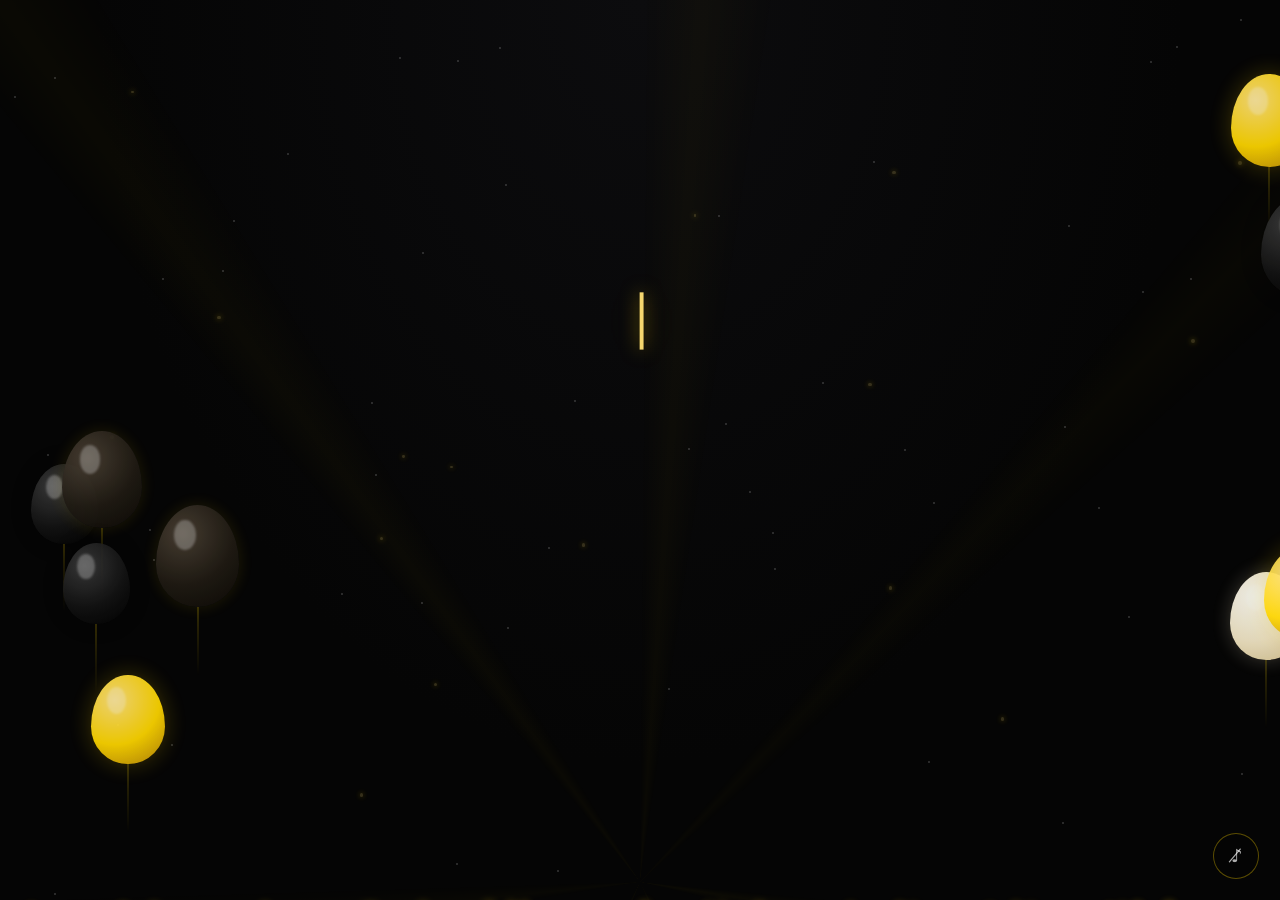
<file: index.html>
<!DOCTYPE html>
<html lang="en">
<head>
<meta charset="UTF-8">
<meta name="viewport" content="width=device-width, initial-scale=1.0">
<title>Happy Birthday, Bunny</title>
<meta name="description" content="A personal birthday surprise for Bunny.">
<link rel="stylesheet" href="style.css">
</head>
<body data-particle-density="rich">

  <!-- The entire background atmosphere lives inside this wrapper so it
       can fade in together as one "the website is awakening" moment,
       instead of snapping in instantly. Populated by script.js. -->
  <div id="welcome-atmosphere">
    <div id="bg-light-rays" class="bg-light-rays" aria-hidden="true"></div>
    <div id="bg-particles" class="bg-particles" aria-hidden="true"></div>
    <div id="bg-light-orbs" class="bg-light-orbs" aria-hidden="true"></div>
    <div id="bg-balloons" class="bg-balloons" aria-hidden="true"></div>
    <div id="bg-hearts" class="bg-hearts" aria-hidden="true"></div>
  </div>

  <!-- Soft ambient glow behind the hero content, fades in mid-sequence -->
  <div class="hero-glow" aria-hidden="true"></div>

  <main class="page">
    <div class="content">
      <p class="eyebrow" id="eyebrow-line">A Gift From Your Little Angel &#10024;</p>

      <h1 class="hero-title glow-text">
        <span id="typed-heading"></span><span class="typing-cursor" id="heading-cursor">|</span>
      </h1>

      <p class="hero-subtitle" id="typed-subtitle" aria-live="polite"></p>
      <p class="hero-subtitle-2" id="subtitle-two">And this time, I want you to discover it yourself.</p>

      <!-- Live countdown to 9 September -->
      <div id="countdown-wrap">
        <div class="countdown" id="countdown" role="timer" aria-label="Countdown to Bunny's birthday">
          <div class="countdown-unit">
            <span class="countdown-number" id="cd-days">00</span>
            <span class="countdown-label">Days</span>
          </div>
          <div class="countdown-unit">
            <span class="countdown-number" id="cd-hours">00</span>
            <span class="countdown-label">Hours</span>
          </div>
          <div class="countdown-unit">
            <span class="countdown-number" id="cd-minutes">00</span>
            <span class="countdown-label">Minutes</span>
          </div>
          <div class="countdown-unit">
            <span class="countdown-number" id="cd-seconds">00</span>
            <span class="countdown-label">Seconds</span>
          </div>
        </div>
      </div>

      <a href="wish.html" class="btn-gold enter-btn" id="enter-btn" style="opacity:0; pointer-events:none;">
        &#10024; Enter Your Surprise
      </a>
    </div>
  </main>

  <!-- script.js contains both the shared helpers used on every page
       AND this welcome page's own logic (the full entrance sequence
       and countdown) -->
  <script src="script.js"></script>
</body>
</html>
</file>
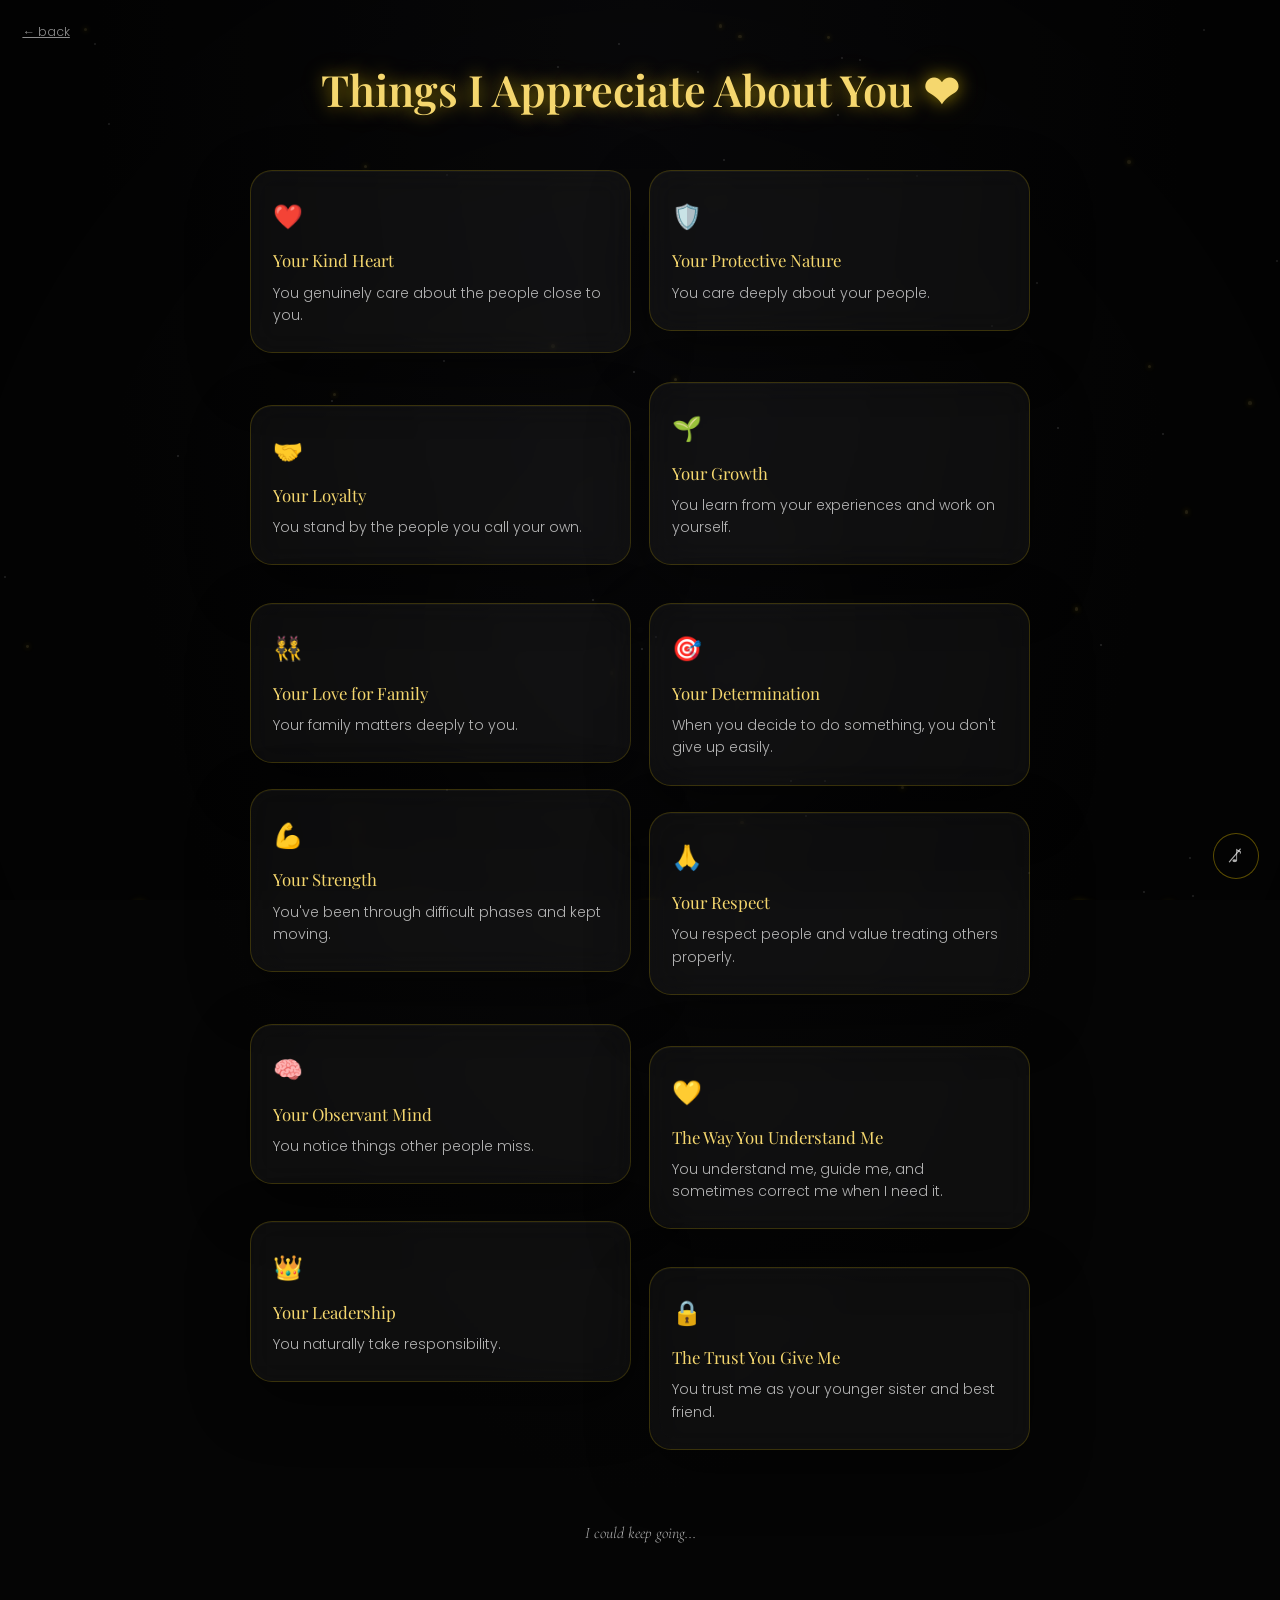
<file: appreciation.html>
<!DOCTYPE html>
<html lang="en">
<head>
<meta charset="UTF-8">
<meta name="viewport" content="width=device-width, initial-scale=1.0">
<title>Things I Appreciate About You — Bunny's Birthday</title>
<link rel="stylesheet" href="style.css">
<link rel="stylesheet" href="appreciation.css">
</head>
<body data-particle-density="rich">

  <div id="bg-particles" class="bg-particles" aria-hidden="true"></div>
  <div id="bg-hearts" class="bg-hearts" aria-hidden="true"></div>
  <div id="bg-light-orbs" class="bg-light-orbs" aria-hidden="true"></div>

  <a href="gallery.html" class="back-nav">&larr; back</a>

  <main class="page">
    <div class="content">
      <h1 class="appreciation-heading glow-text">Things I Appreciate About You &#10084;</h1>

      <div class="appreciation-grid">
        <div class="glass-card appreciation-card reveal-on-scroll">
          <span class="appreciation-icon">&#10084;&#65039;</span>
          <span class="appreciation-title">Your Kind Heart</span>
          <p class="appreciation-text">You genuinely care about the people close to you.</p>
        </div>
        <div class="glass-card appreciation-card reveal-on-scroll">
          <span class="appreciation-icon">&#129309;</span>
          <span class="appreciation-title">Your Loyalty</span>
          <p class="appreciation-text">You stand by the people you call your own.</p>
        </div>
        <div class="glass-card appreciation-card reveal-on-scroll">
          <span class="appreciation-icon">&#128111;</span>
          <span class="appreciation-title">Your Love for Family</span>
          <p class="appreciation-text">Your family matters deeply to you.</p>
        </div>
        <div class="glass-card appreciation-card reveal-on-scroll">
          <span class="appreciation-icon">&#128170;</span>
          <span class="appreciation-title">Your Strength</span>
          <p class="appreciation-text">You've been through difficult phases and kept moving.</p>
        </div>
        <div class="glass-card appreciation-card reveal-on-scroll">
          <span class="appreciation-icon">&#129504;</span>
          <span class="appreciation-title">Your Observant Mind</span>
          <p class="appreciation-text">You notice things other people miss.</p>
        </div>
        <div class="glass-card appreciation-card reveal-on-scroll">
          <span class="appreciation-icon">&#128081;</span>
          <span class="appreciation-title">Your Leadership</span>
          <p class="appreciation-text">You naturally take responsibility.</p>
        </div>
        <div class="glass-card appreciation-card reveal-on-scroll">
          <span class="appreciation-icon">&#128737;&#65039;</span>
          <span class="appreciation-title">Your Protective Nature</span>
          <p class="appreciation-text">You care deeply about your people.</p>
        </div>
        <div class="glass-card appreciation-card reveal-on-scroll">
          <span class="appreciation-icon">&#127793;</span>
          <span class="appreciation-title">Your Growth</span>
          <p class="appreciation-text">You learn from your experiences and work on yourself.</p>
        </div>
        <div class="glass-card appreciation-card reveal-on-scroll">
          <span class="appreciation-icon">&#127919;</span>
          <span class="appreciation-title">Your Determination</span>
          <p class="appreciation-text">When you decide to do something, you don't give up easily.</p>
        </div>
        <div class="glass-card appreciation-card reveal-on-scroll">
          <span class="appreciation-icon">&#128591;</span>
          <span class="appreciation-title">Your Respect</span>
          <p class="appreciation-text">You respect people and value treating others properly.</p>
        </div>
        <div class="glass-card appreciation-card reveal-on-scroll">
          <span class="appreciation-icon">&#128155;</span>
          <span class="appreciation-title">The Way You Understand Me</span>
          <p class="appreciation-text">You understand me, guide me, and sometimes correct me when I need it.</p>
        </div>
        <div class="glass-card appreciation-card reveal-on-scroll">
          <span class="appreciation-icon">&#128274;</span>
          <span class="appreciation-title">The Trust You Give Me</span>
          <p class="appreciation-text">You trust me as your younger sister and best friend.</p>
        </div>
      </div>

      <div class="appreciation-footer" id="appreciation-footer">
        <p id="footer-line-1">I could keep going...</p>
        <p id="footer-line-2">...but I think you already know how much you mean to me. &#10084;</p>
        <p id="footer-line-3">There's one last message...</p>
        <a href="hidden-message.html" class="btn-gold" id="appreciation-next">There's One More Thing <span aria-hidden="true">&rarr;</span></a>
      </div>
    </div>

    <div class="appreciation-dim" id="appreciation-dim" aria-hidden="true"></div>
  </main>

  <script src="script.js"></script>
  <script src="appreciation.js"></script>
</body>
</html>
</file>
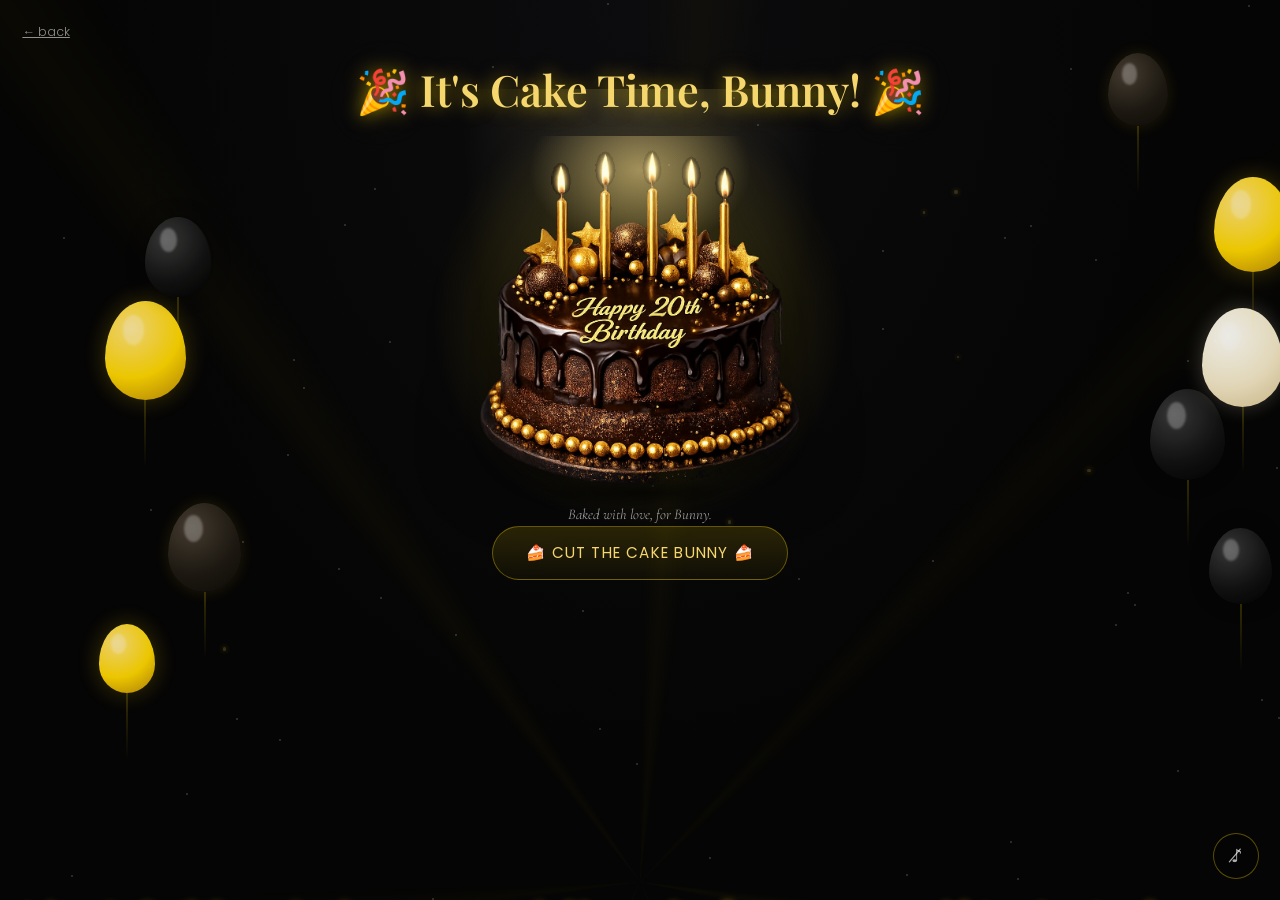
<file: cake.html>
<!DOCTYPE html>
<html lang="en">
<head>
<meta charset="UTF-8">
<meta name="viewport" content="width=device-width, initial-scale=1.0">
<title>It's Cake Time, Bunny! — Bunny's Birthday</title>
<link rel="stylesheet" href="style.css">
<link rel="stylesheet" href="cake.css">
</head>
<body data-particle-density="rich">

  <div id="bg-light-rays" class="bg-light-rays" aria-hidden="true"></div>
  <div id="bg-particles" class="bg-particles" aria-hidden="true"></div>
  <div id="bg-light-orbs" class="bg-light-orbs" aria-hidden="true"></div>
  <div id="bg-balloons" class="bg-balloons" aria-hidden="true"></div>
  <div id="bg-hearts" class="bg-hearts" aria-hidden="true"></div>
  <div id="confetti-layer" class="confetti-layer" aria-hidden="true"></div>

  <a href="facts.html" class="back-nav">&larr; back</a>

  <main class="page">
    <div class="content">
      <h1 class="cake-heading glow-text">&#127881; It's Cake Time, Bunny! &#127881;</h1>

      <!--
        CAKE IMAGE:
        This is your exact uploaded cake image (images/cake.png), used
        directly and unmodified as the cake — only its black background
        has been made transparent (pixel-for-pixel identical otherwise)
        so it blends into the page. The cake's own pixels are untouched.
      -->
      <div class="cake-stage" id="cake-stage">
        <div class="cake-ambient-glow" aria-hidden="true"></div>
        <div class="cake-spotlight" aria-hidden="true"></div>
        <div class="cake-flash" id="cake-flash"></div>

        <div class="cake" id="cake">
          <img class="cake-image" src="images/cake.png" alt="Bunny's birthday cake — rich chocolate cake with gold candles, gold pearls and stars">
          <div class="cake-candle-glow" aria-hidden="true"></div>
        </div>

        <div class="cake-shadow" aria-hidden="true"></div>
      </div>

      <p class="cake-caption">Baked with love, for Bunny.</p>

      <button type="button" class="btn-gold" id="cut-btn">&#127856; Cut the Cake Bunny &#127856;</button>

      <div class="cake-message" id="cake-message" aria-live="polite">
        <p id="msg-wish">&#10024; Make a Wish...</p>
        <p id="msg-wish-line">May every dream in your heart come true.</p>
        <p id="msg-final" class="cake-final">Happy Birthday, Bunny! &#127881;</p>
      </div>

      <a href="gallery.html" class="btn-gold" id="cake-next">Let's Look at Some Memories <span aria-hidden="true">&rarr;</span></a>
    </div>
  </main>

  <script src="script.js"></script>
  <script src="cake.js"></script>
</body>
</html>
</file>
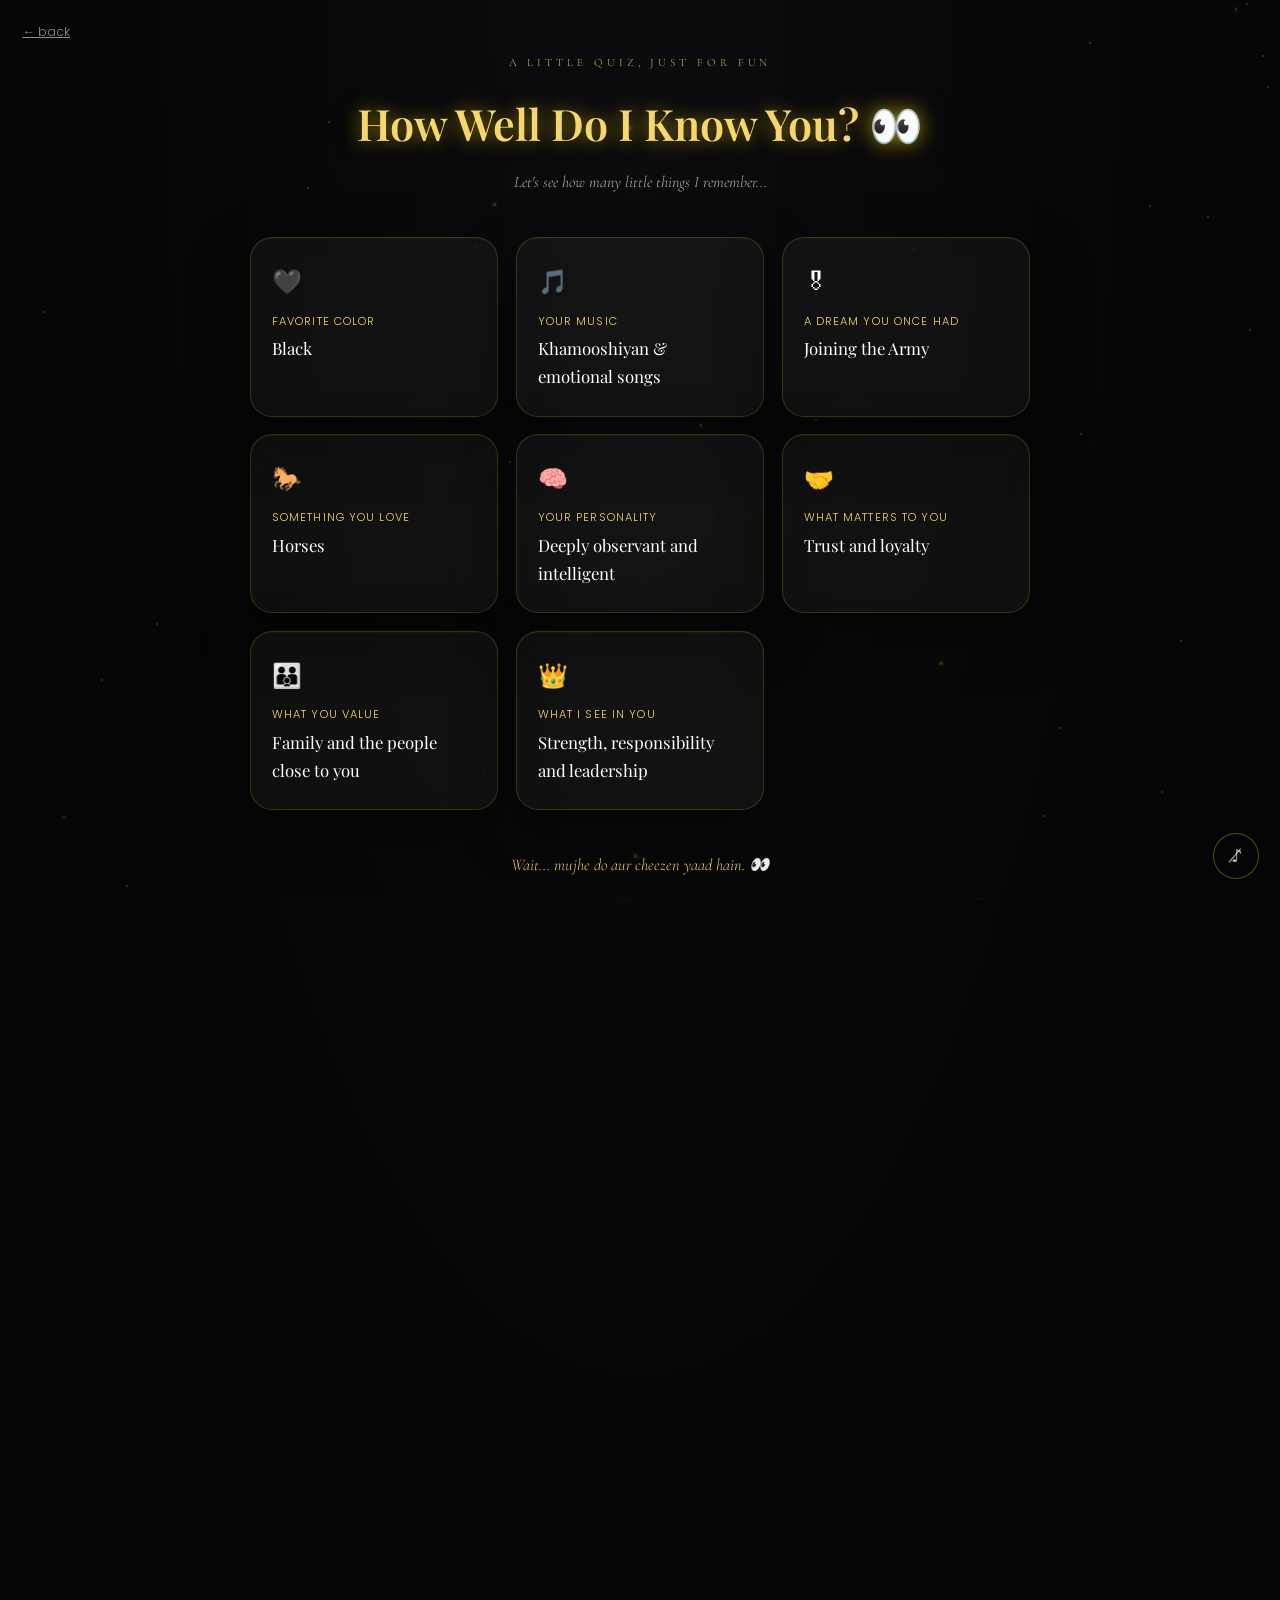
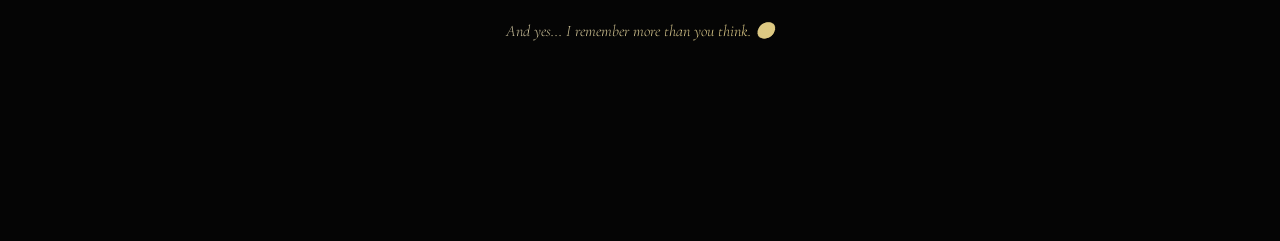
<file: facts.html>
<!DOCTYPE html>
<html lang="en">
<head>
<meta charset="UTF-8">
<meta name="viewport" content="width=device-width, initial-scale=1.0">
<title>How Well Do I Know You? — Bunny's Birthday</title>
<link rel="stylesheet" href="style.css">
<link rel="stylesheet" href="facts.css">
</head>
<body>

  <div id="bg-particles" class="bg-particles" aria-hidden="true"></div>

  <a href="wish.html" class="back-nav">&larr; back</a>

  <main class="page">
    <div class="content">
      <p class="eyebrow">A little quiz, just for fun</p>
      <h1 class="facts-heading glow-text">How Well Do I Know You? &#128064;</h1>
      <p class="facts-intro">Let's see how many little things I remember...</p>

      <div class="facts-grid">
        <div class="glass-card fact-card reveal-on-scroll">
          <span class="fact-icon">&#128420;</span>
          <span class="fact-label">Favorite Color</span>
          <span class="fact-value">Black</span>
        </div>
        <div class="glass-card fact-card reveal-on-scroll">
          <span class="fact-icon">&#127925;</span>
          <span class="fact-label">Your Music</span>
          <span class="fact-value">Khamooshiyan &amp; emotional songs</span>
        </div>
        <div class="glass-card fact-card reveal-on-scroll">
          <span class="fact-icon">&#127894;</span>
          <span class="fact-label">A Dream You Once Had</span>
          <span class="fact-value">Joining the Army</span>
        </div>
        <div class="glass-card fact-card reveal-on-scroll">
          <span class="fact-icon">&#128014;</span>
          <span class="fact-label">Something You Love</span>
          <span class="fact-value">Horses</span>
        </div>
        <div class="glass-card fact-card reveal-on-scroll">
          <span class="fact-icon">&#129504;</span>
          <span class="fact-label">Your Personality</span>
          <span class="fact-value">Deeply observant and intelligent</span>
        </div>
        <div class="glass-card fact-card reveal-on-scroll">
          <span class="fact-icon">&#129309;</span>
          <span class="fact-label">What Matters to You</span>
          <span class="fact-value">Trust and loyalty</span>
        </div>
        <div class="glass-card fact-card reveal-on-scroll">
          <span class="fact-icon">&#128106;</span>
          <span class="fact-label">What You Value</span>
          <span class="fact-value">Family and the people close to you</span>
        </div>
        <div class="glass-card fact-card reveal-on-scroll">
          <span class="fact-icon">&#128081;</span>
          <span class="fact-label">What I See In You</span>
          <span class="fact-value">Strength, responsibility and leadership</span>
        </div>
      </div>

      <!--
        DISCOVERY SEQUENCE: two extra personal details revealed one at
        a time after the main grid, each introduced by a short playful
        line. Icons are an elegant gold chess-knight glyph (horse head)
        and a hand-built gold SVG parrot silhouette — no emoji, no
        cartoon graphics, matching the existing card style exactly.
      -->
      <div class="facts-extra" id="facts-extra">
        <p class="facts-extra-line" id="extra-line-1">Wait... mujhe do aur cheezen yaad hain. &#128064;</p>

        <div class="glass-card fact-card facts-extra-card" id="horse-card">
          <span class="fact-icon fact-icon-glyph" aria-hidden="true">&#9822;</span>
          <span class="fact-label">Your Dream Farmhouse &#128014;</span>
          <span class="fact-value">Mujhe aapka wo dream yaad hai — apna farmhouse banana, horses rakhna aur ek aisi life enjoy karna jo aapne khud imagine ki hai. I genuinely hope ek din aapka ye dream reality ban jaye.</span>
        </div>

        <p class="facts-extra-line" id="extra-line-2">Aur haan... ye wali bhi. &#128524;</p>

        <div class="glass-card fact-card facts-extra-card" id="parrot-card">
          <span class="fact-icon fact-icon-svg" aria-hidden="true">
            <svg viewBox="0 0 60 60" width="34" height="34">
              <defs>
                <linearGradient id="parrotIconGrad" x1="0" y1="0" x2="0.8" y2="1">
                  <stop offset="0%" stop-color="#fff2b8"/>
                  <stop offset="50%" stop-color="#FFD700"/>
                  <stop offset="100%" stop-color="#a97a10"/>
                </linearGradient>
              </defs>
              <path d="M 22 34 C 14 42 8 50 4 58 C 10 56 14 52 17 48 Z" fill="url(#parrotIconGrad)"></path>
              <path d="M 25 36 C 19 46 15 54 12 60 C 18 58 22 52 24 46 Z" fill="#a97a10" opacity="0.75"></path>
              <ellipse cx="32" cy="30" rx="11" ry="15" fill="url(#parrotIconGrad)"></ellipse>
              <path d="M 24 22 C 30 26 30 34 24 40 C 20 34 20 26 24 22 Z" fill="#7a5608" opacity="0.55"></path>
              <circle cx="38" cy="14" r="8" fill="url(#parrotIconGrad)"></circle>
              <path d="M 45 12 C 52 12 53 17 48 19 C 46 20 44 18 44 15 Z" fill="url(#parrotIconGrad)"></path>
              <rect x="28" y="44" width="16" height="2.5" rx="1.2" fill="#a97a10" opacity="0.6"></rect>
            </svg>
          </span>
          <span class="fact-label">The Little Things You Love &#129436;</span>
          <span class="fact-value">Main aapki wo choti choti likes bhi yaad rakhti hon jo shayad aapko lagta ho ke koi notice nahi karta. Yes Bunny, parrots bhi unhi little things mein se ek hain.</span>
        </div>

        <p class="facts-extra-line" id="extra-line-3">See? Main actually attention deti hon. &#10084;&#65039;</p>
      </div>

      <div class="facts-footer" id="facts-footer">
        <p id="facts-line-1" class="reveal-on-scroll">And yes... I remember more than you think. &#128524;</p>
        <p id="facts-line-2">Want to see how much?</p>
        <a href="cake.html" class="btn-gold" id="facts-next">Show Me More <span aria-hidden="true">&rarr;</span></a>
      </div>
    </div>
  </main>

  <script src="script.js"></script>
  <script src="facts.js"></script>
</body>
</html>
</file>
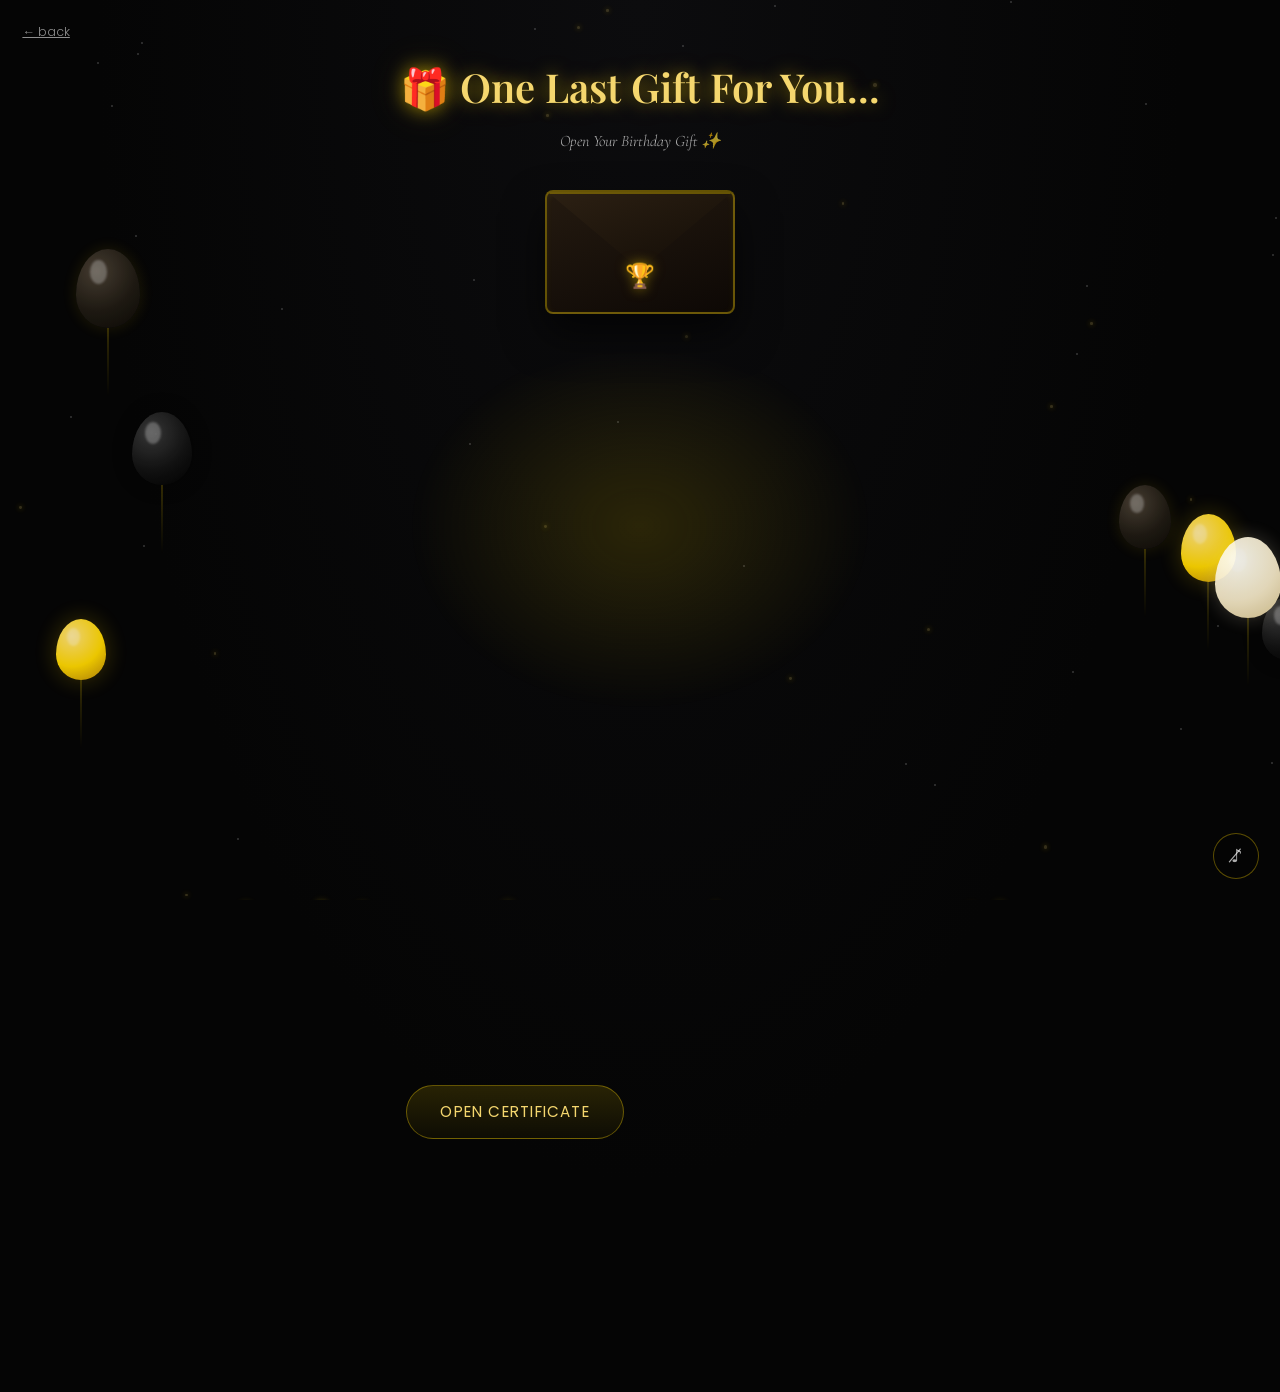
<file: final-gift.html>
<!DOCTYPE html>
<html lang="en">
<head>
<meta charset="UTF-8">
<meta name="viewport" content="width=device-width, initial-scale=1.0">
<title>One Last Gift — Bunny's Birthday</title>
<link rel="stylesheet" href="style.css">
<link rel="stylesheet" href="final-gift.css">
</head>
<body>

  <div id="bg-particles" class="bg-particles" aria-hidden="true"></div>
  <div id="bg-light-orbs" class="bg-light-orbs" aria-hidden="true"></div>
  <div id="bg-balloons" class="bg-balloons" aria-hidden="true"></div>
  <div id="bg-hearts" class="bg-hearts" aria-hidden="true"></div>
  <div id="confetti-layer" class="confetti-layer" aria-hidden="true"></div>

  <a href="hidden-message.html" class="back-nav">&larr; back</a>

  <main class="page">
    <div class="content">
      <h1 class="gift-heading glow-text">&#127873; One Last Gift For You... </h1>
      <p class="gift-subtitle">Open Your Birthday Gift &#10024;</p>

      <!--
        LUXURY BIRTHDAY CERTIFICATE
        A closed envelope opens to reveal a premium certificate, which
        is then "stamped" with a gold seal, and can be kept via the
        "Keep This Memory" interaction before the grand finale.
      -->
      <div class="cert-stage" id="cert-stage">
        <div class="cert-ambient-glow" aria-hidden="true"></div>

        <div class="cert-envelope" id="cert-envelope">
          <div class="envelope-flap" aria-hidden="true"></div>
          <span class="envelope-seal-icon" aria-hidden="true">&#127942;</span>
        </div>

        <div class="certificate" id="certificate">
          <span class="cert-corner cert-corner-tl" aria-hidden="true"></span>
          <span class="cert-corner cert-corner-tr" aria-hidden="true"></span>
          <span class="cert-corner cert-corner-bl" aria-hidden="true"></span>
          <span class="cert-corner cert-corner-br" aria-hidden="true"></span>

          <div class="cert-gold-seal" id="cert-gold-seal" aria-hidden="true">
            <span>Bunny<br>Special Brother<br>2026</span>
          </div>

          <p class="cert-title">The Official Bunny Certificate &#127942;</p>

          <div class="cert-divider" aria-hidden="true"></div>

          <p class="cert-presented">Presented to</p>
          <p class="cert-name">BUNNY</p>

          <p class="cert-for">For being:</p>
          <ul class="cert-list">
            <li>&#10084; An irreplaceable brother</li>
            <li>&#129309; A trusted friend</li>
            <li>&#128737; Someone who is always there when needed</li>
            <li>&#128155; Someone who genuinely cares about the people close to him</li>
            <li>&#127775; Someone who has earned a very special place in my life</li>
          </ul>

          <div class="cert-divider" aria-hidden="true"></div>

          <p class="cert-section-title">Special Awards</p>
          <ul class="cert-awards">
            <li>&#127942; The Always-There Award</li>
            <li>&#128737; The Protector Award</li>
            <li>&#129309; The Trust Award</li>
            <li>&#10084; The Special Brother Award</li>
          </ul>

          <div class="cert-divider" aria-hidden="true"></div>

          <p class="cert-section-title">Officially Recognized As</p>
          <p class="cert-recognized">&ldquo;My Special Brother &amp; Friend&rdquo;</p>

          <div class="cert-divider" aria-hidden="true"></div>

          <p class="cert-presented-by">Presented with love by</p>
          <p class="cert-angel">Your Little Angel &#129725;</p>
          <p class="cert-date">Date: 09 September 2026</p>
        </div>
      </div>

      <button type="button" class="btn-gold" id="open-cert-btn">Open Certificate</button>

      <button type="button" class="btn-gold keep-memory-btn" id="keep-memory-btn">Keep This Memory &#10024;</button>
      <p class="keep-message" id="keep-message">Some memories are worth keeping. &#10084;</p>

      <div class="final-screen" id="final-screen">
        <p class="final-line-main">Happy Birthday, Bunny &#10084;</p>
        <p class="final-line-sub">Your Little Angel &#129725;</p>
      </div>
    </div>
  </main>

  <script src="script.js"></script>
  <script src="final-gift.js"></script>
</body>
</html>
</file>
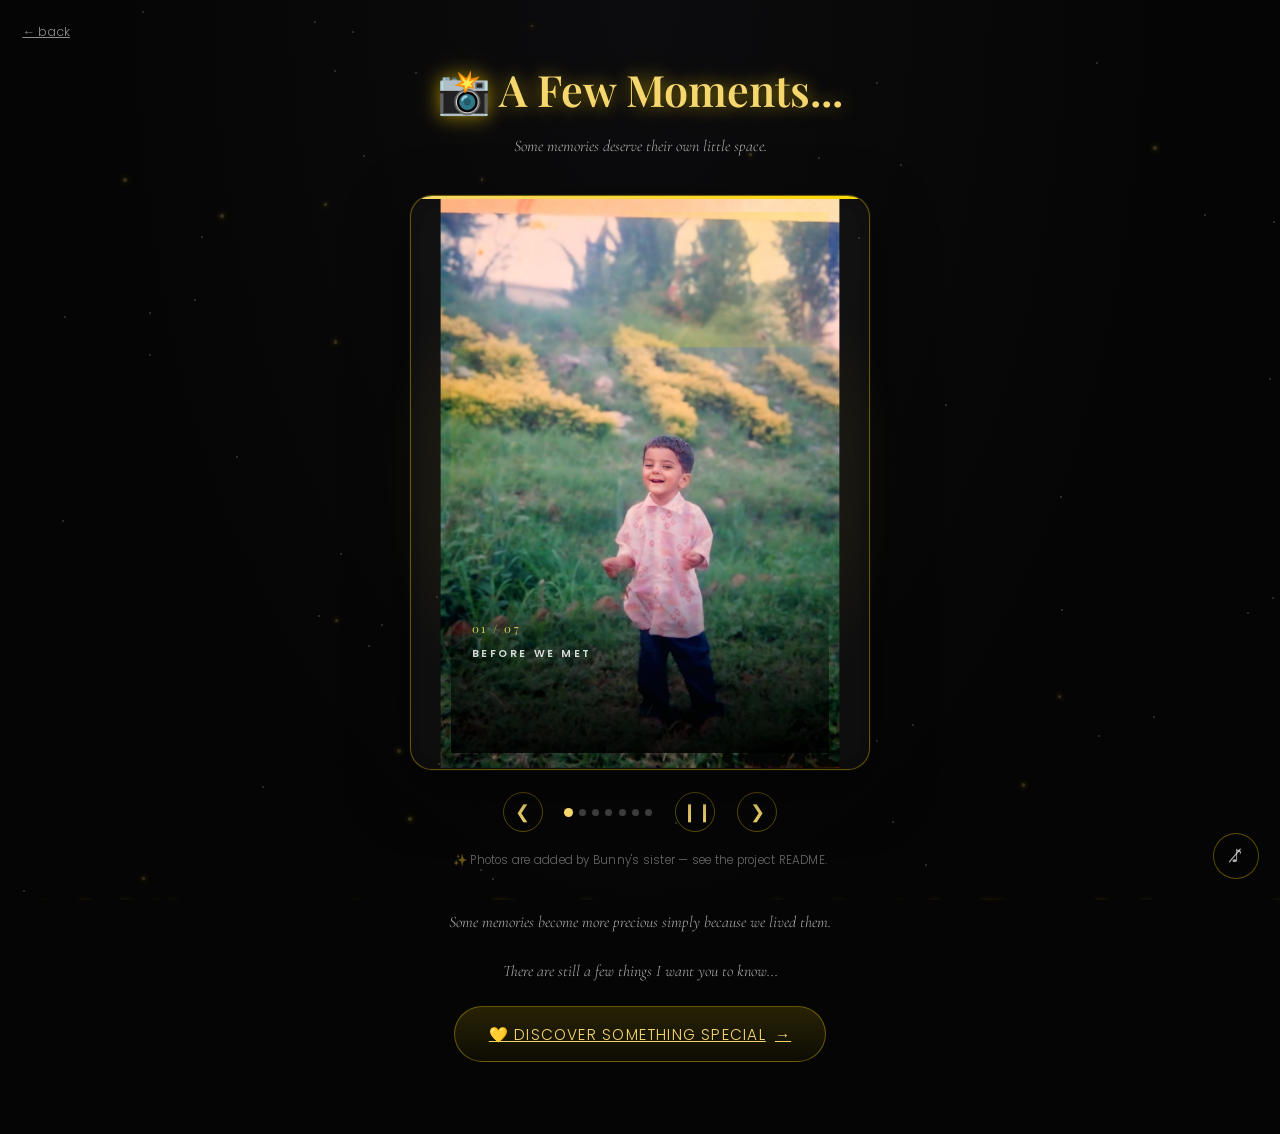
<file: gallery.html>
<!DOCTYPE html>
<html lang="en">
<head>
<meta charset="UTF-8">
<meta name="viewport" content="width=device-width, initial-scale=1.0">
<title>A Few Moments — Bunny's Birthday</title>
<link rel="stylesheet" href="style.css">
<link rel="stylesheet" href="gallery.css">
</head>
<body data-particle-density="rich">

  <div id="bg-particles" class="bg-particles" aria-hidden="true"></div>
  <div id="bg-light-orbs" class="bg-light-orbs" aria-hidden="true"></div>

  <a href="cake.html" class="back-nav">&larr; back</a>

  <main class="page">
    <div class="content">
      <h1 class="gallery-heading glow-text">&#128248; A Few Moments...</h1>
      <p class="gallery-intro">Some memories deserve their own little space.</p>

      <!--
        PHOTO PLACEMENT:
        These 7 photos live in the /images folder:
          images/pic1.jpg  images/pic2.jpg  images/pic3.jpg
          images/pic4.jpg  images/pic5.jpg  images/pic6.jpg
          images/pic7.jpg
        If a file is ever missing, this page shows an elegant gold-framed
        placeholder instead of breaking, so it's safe to preview the site
        even without the photos present.
      -->
      <div class="gallery-frame">
      <div class="slideshow" id="slideshow" role="region" aria-label="Photo slideshow" aria-live="off">
        <div class="slideshow-progress" aria-hidden="true"><span id="slideshow-progress-bar"></span></div>

        <figure class="slide is-active" data-index="0">
          <img src="images/pic1.jpg" alt="A memory of Bunny — photo 1" onerror="this.style.display='none'; this.nextElementSibling.style.display='flex';">
          <div class="slide-placeholder" style="display:none;">
            <span class="placeholder-frame">&#10022;</span>
            <span class="placeholder-label">Memory One</span>
          </div>
          <figcaption class="memory-card">
            <span class="memory-number">01 / 07</span>
            <span class="memory-label">Before We Met</span>
            <span class="memory-divider" aria-hidden="true"></span>
            <span class="memory-caption">Kabhi kabhi kisi ki purani tasveer dekh kar lagta hai&hellip; kaash us waqt bhi unki story ka ek chhota sa hissa hoti. &#10084;</span>
          </figcaption>
        </figure>

        <figure class="slide" data-index="1">
          <img src="images/pic2.jpg" alt="A memory of Bunny — photo 2" onerror="this.style.display='none'; this.nextElementSibling.style.display='flex';">
          <div class="slide-placeholder" style="display:none;">
            <span class="placeholder-frame">&#10022;</span>
            <span class="placeholder-label">Memory Two</span>
          </div>
          <figcaption class="memory-card">
            <span class="memory-number">02 / 07</span>
            <span class="memory-label">Before I Knew You</span>
            <span class="memory-divider" aria-hidden="true"></span>
            <span class="memory-caption">Ye woh waqt tha jab main aapko jaanti bhi nahi thi&hellip; aur mujhe kya pata tha ke ek din yehi insan meri life mein itni special jagah bana lega.</span>
          </figcaption>
        </figure>

        <figure class="slide" data-index="2">
          <img src="images/pic3.jpg" alt="A memory of Bunny — photo 3" onerror="this.style.display='none'; this.nextElementSibling.style.display='flex';">
          <div class="slide-placeholder" style="display:none;">
            <span class="placeholder-frame">&#10022;</span>
            <span class="placeholder-label">Memory Three</span>
          </div>
          <figcaption class="memory-card">
            <span class="memory-number">03 / 07</span>
            <span class="memory-label">Moments I Missed</span>
            <span class="memory-divider" aria-hidden="true"></span>
            <span class="memory-caption">Aapki life ke in moments mein main nahi thi&hellip; lekin aaj in tasveeron ko dekh kar khushi hoti hai ke ab aapki kuch kahaniyan mujhe bhi pata hain. &#10024;</span>
          </figcaption>
        </figure>

        <figure class="slide" data-index="3">
          <img src="images/pic4.jpg" alt="A memory of Bunny — photo 4" onerror="this.style.display='none'; this.nextElementSibling.style.display='flex';">
          <div class="slide-placeholder" style="display:none;">
            <span class="placeholder-frame">&#10022;</span>
            <span class="placeholder-label">Memory Four</span>
          </div>
          <figcaption class="memory-card">
            <span class="memory-number">04 / 07</span>
            <span class="memory-label">Not Years, Connection</span>
            <span class="memory-divider" aria-hidden="true"></span>
            <span class="memory-caption">Kuch log years se nahi, connection se apne lagte hain&hellip; aur shayad hamara bond bhi kuch aisa hi hai.</span>
          </figcaption>
        </figure>

        <figure class="slide" data-index="4">
          <img src="images/pic5.jpg" alt="A memory of Bunny — photo 5" onerror="this.style.display='none'; this.nextElementSibling.style.display='flex';">
          <div class="slide-placeholder" style="display:none;">
            <span class="placeholder-frame">&#10022;</span>
            <span class="placeholder-label">Memory Five</span>
          </div>
          <figcaption class="memory-card">
            <span class="memory-number">05 / 07</span>
            <span class="memory-label">Some Bonds Defy Time</span>
            <span class="memory-divider" aria-hidden="true"></span>
            <span class="memory-caption">Sirf kuch months mein koi insan itna familiar kaise ho sakta hai? Shayad kuch bonds ko time nahi, understanding define karti hai. &#128156;</span>
          </figcaption>
        </figure>

        <figure class="slide" data-index="5">
          <img src="images/pic6.jpg" alt="A memory of Bunny — photo 6" onerror="this.style.display='none'; this.nextElementSibling.style.display='flex';">
          <div class="slide-placeholder" style="display:none;">
            <span class="placeholder-frame">&#10022;</span>
            <span class="placeholder-label">Memory Six</span>
          </div>
          <figcaption class="memory-card">
            <span class="memory-number">06 / 07</span>
            <span class="memory-label">Memories Yet To Come</span>
            <span class="memory-divider" aria-hidden="true"></span>
            <span class="memory-caption">Main aapki purani memories ka hissa nahi thi&hellip; lekin I genuinely hope ke aane wali bohot si memories mein meri jagah bani rahe.</span>
          </figcaption>
        </figure>

        <figure class="slide slide-final" data-index="6">
          <img src="images/pic7.jpg" alt="A memory of Bunny — photo 7" onerror="this.style.display='none'; this.nextElementSibling.style.display='flex';">
          <div class="slide-placeholder" style="display:none;">
            <span class="placeholder-frame">&#10022;</span>
            <span class="placeholder-label">Memory Seven</span>
          </div>
          <figcaption class="memory-card">
            <span class="memory-number">07 / 07</span>
            <span class="memory-label">How You Became My Bunny</span>
            <span class="memory-divider" aria-hidden="true"></span>
            <span class="memory-caption">Maine aapko bachpan se nahi jaana&hellip; lekin in kuch months mein aap mere liye sirf ek person nahi rahe. Aap mere Bunny ban gaye. &#10084;</span>
            <span class="memory-caption memory-caption-extra" id="memory-final-line-1">Five months ago, I didn't know I would call you my brother.</span>
            <span class="memory-caption memory-caption-extra" id="memory-final-line-2">And today, I can't imagine this bond being any less special. &#10084;</span>
          </figcaption>
        </figure>

      </div>
      </div>

      <div class="slideshow-controls">
        <button type="button" class="slide-nav-btn" id="prev-slide" aria-label="Previous photo">&#10094;</button>
        <div class="slide-dots" id="slide-dots"></div>
        <button type="button" class="slide-nav-btn" id="play-pause" aria-label="Pause slideshow">&#10073;&#10073;</button>
        <button type="button" class="slide-nav-btn" id="next-slide" aria-label="Next photo">&#10095;</button>
      </div>

      <p class="gallery-note">&#10024; Photos are added by Bunny's sister — see the project README.</p>

      <div class="gallery-footer">
        <p>Some memories become more precious simply because we lived them.</p>
        <p>There are still a few things I want you to know...</p>
        <a href="appreciation.html" class="btn-gold">&#128155; Discover Something Special <span aria-hidden="true">&rarr;</span></a>
      </div>
    </div>
  </main>

  <script src="script.js"></script>
  <script src="gallery.js"></script>
</body>
</html>
</file>
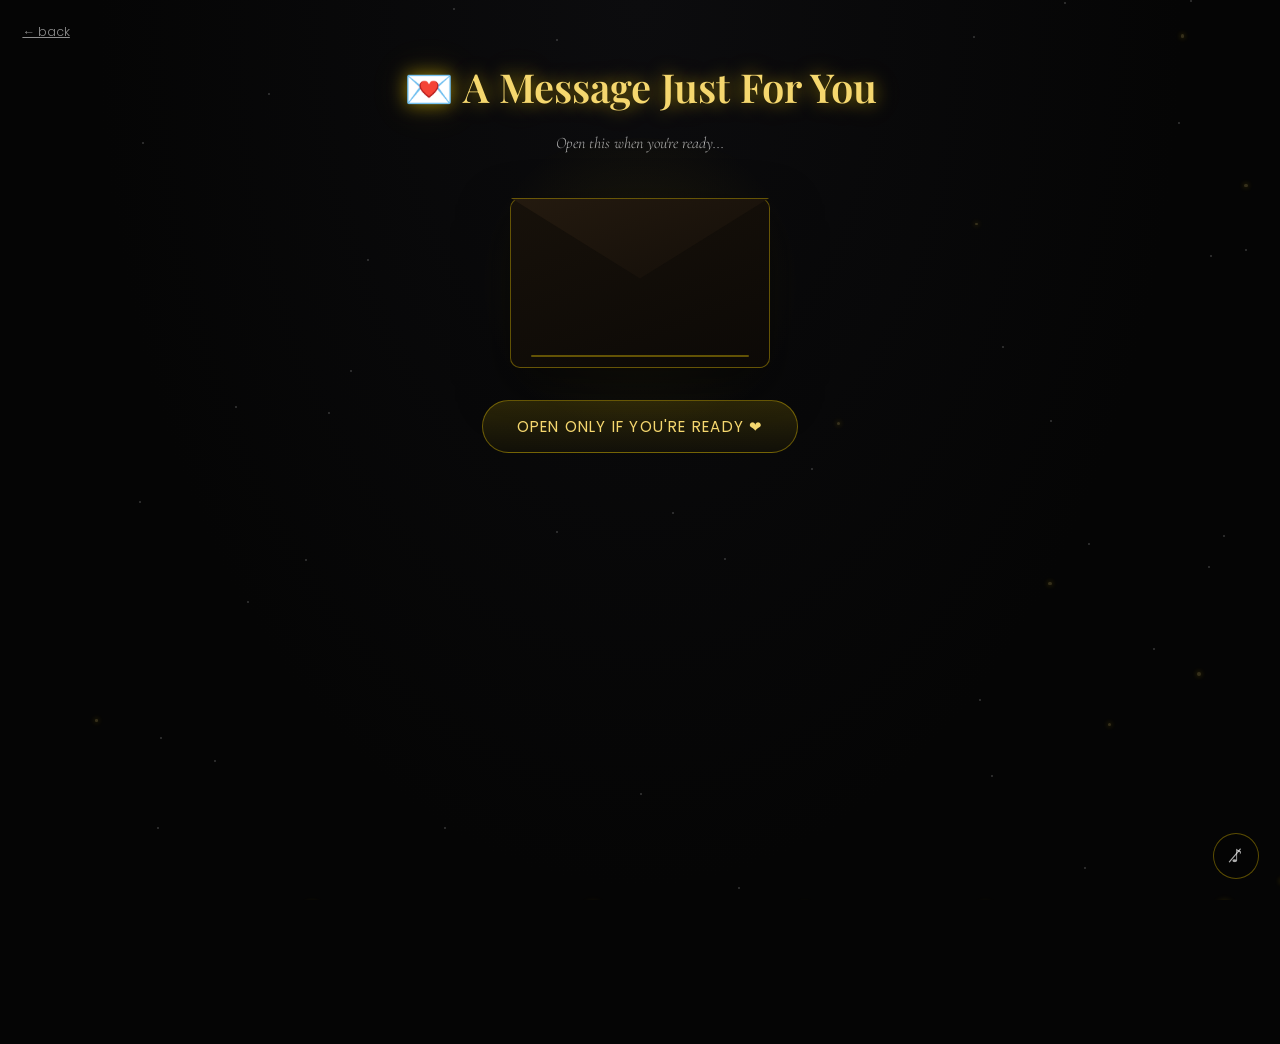
<file: hidden-message.html>
<!DOCTYPE html>
<html lang="en">
<head>
<meta charset="UTF-8">
<meta name="viewport" content="width=device-width, initial-scale=1.0">
<title>A Message Just For You — Bunny's Birthday</title>
<link rel="stylesheet" href="style.css">
<link rel="stylesheet" href="hidden-message.css">
</head>
<body>

  <div id="bg-particles" class="bg-particles" aria-hidden="true"></div>
  <div id="bg-light-orbs" class="bg-light-orbs" aria-hidden="true"></div>
  <div id="bg-hearts" class="bg-hearts" aria-hidden="true"></div>

  <a href="appreciation.html" class="back-nav">&larr; back</a>

  <main class="page">
    <div class="content">
      <h1 class="hidden-heading glow-text">&#128140; A Message Just For You</h1>
      <p class="hidden-subtitle">Open this when you're ready...</p>

      <div class="envelope-stage">
        <div class="envelope-scene-glow" id="scene-glow"></div>
        <div class="envelope" id="envelope">
          <div class="envelope-glow"></div>
          <div class="envelope-letter"></div>
          <div class="envelope-back"></div>
          <div class="envelope-flap"></div>
        </div>
      </div>

      <button type="button" class="btn-gold open-envelope-btn" id="open-envelope-btn">Open Only If You're Ready &#10084;</button>

      <div class="glass-card letter-card" id="letter-card" aria-live="polite">
        <p id="letter-text-1"></p><span class="typing-cursor" id="letter-cursor-1">|</span>
        <p id="letter-text-2"></p><span class="typing-cursor" id="letter-cursor-2">|</span>

        <blockquote class="emotional-quote" id="im-here-quote">
          <p>&ldquo;I'm here. Batao kya hua.&rdquo;</p>
        </blockquote>

        <p id="letter-text-3"></p><span class="typing-cursor" id="letter-cursor-3">|</span>
      </div>

      <!--
        PAIN KILLER / HUMAN MEDICINE REVEAL:
        A quiet visual pause mid-letter — the surrounding glow softens
        and these two lines appear on their own (as a viewport-fixed
        overlay, so they're always centered on screen no matter how
        far the reader has scrolled through the letter), then typing
        resumes. No graphics, just the words themselves.
      -->
      <div class="pain-killer-reveal" id="pain-killer-reveal" aria-hidden="true">
        <p id="pain-killer-line-1">Your Pain Killer &#128155;</p>
        <p id="pain-killer-line-2">Your Human Medicine &#10024;</p>
      </div>

      <div class="hidden-footer">
        <p id="and-now-line">And now...</p>
        <p id="one-last-line">Your final surprise is waiting. &#127873;</p>
        <a href="final-gift.html" class="btn-gold" id="hidden-next">Open Your Gift <span aria-hidden="true">&rarr;</span></a>
      </div>
    </div>
  </main>

  <script src="script.js"></script>
  <script src="hidden-message.js"></script>
</body>
</html>
</file>
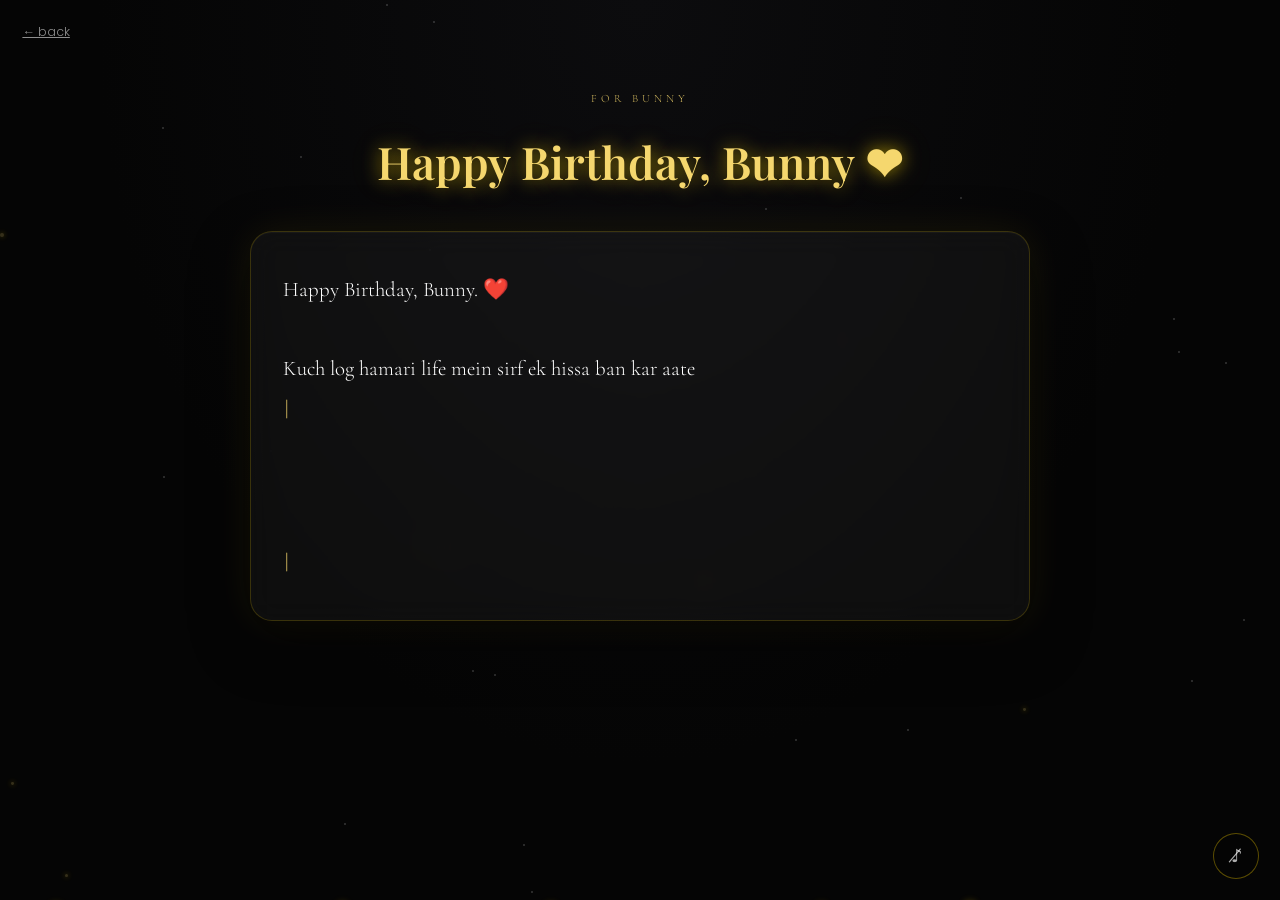
<file: wish.html>
<!DOCTYPE html>
<html lang="en">
<head>
<meta charset="UTF-8">
<meta name="viewport" content="width=device-width, initial-scale=1.0">
<title>Happy Birthday, Bunny</title>
<link rel="stylesheet" href="style.css">
<link rel="stylesheet" href="wish.css">
</head>
<body>

  <div id="bg-particles" class="bg-particles" aria-hidden="true"></div>
  <div id="bg-hearts" class="bg-hearts" aria-hidden="true"></div>
  <div id="bg-light-orbs" class="bg-light-orbs" aria-hidden="true"></div>

  <a href="index.html" class="back-nav">&larr; back</a>

  <main class="page">
    <div class="content">
      <p class="eyebrow">For Bunny</p>
      <h1 class="wish-heading glow-text">Happy Birthday, Bunny &#10084;</h1>

      <div class="glass-card wish-card">
        <p id="wish-text-part1" aria-live="polite"></p><span class="typing-cursor" id="wish-cursor-1">|</span>

        <blockquote class="emotional-quote" id="wish-quote">
          <p>&ldquo;Koi bhi problem ho, pareshan nahi hona. Mujhe batana. Hum mil kar solve karenge.&rdquo;</p>
        </blockquote>

        <p id="wish-text-part2" aria-live="polite"></p><span class="typing-cursor" id="wish-cursor-2">|</span>
      </div>

      <p class="wish-teaser" id="wish-teaser">But that's only the beginning... &#10024;</p>
      <p class="wish-teaser wish-teaser-2" id="wish-teaser-2">There's more waiting for you.</p>

      <div class="wish-actions">
        <a href="facts.html" class="btn-gold" id="continue-btn">Continue <span aria-hidden="true">&rarr;</span></a>
      </div>
    </div>
  </main>

  <script src="script.js"></script>
  <script src="wish.js"></script>
</body>
</html>
</file>
<file: style.css>
/* =====================================================================
   style.css — GLOBAL STYLESHEET
   Loaded on every page. Contains design tokens (CSS variables),
   typography, resets, the golden particle / star background,
   buttons, cards, the music toggle, confetti/fireworks, and
   responsive + accessibility baselines.
   Page-specific files (wish.css, facts.css, etc.) build on top
   of this file and should be linked AFTER it.
   ===================================================================== */

@import url('https://fonts.googleapis.com/css2?family=Playfair+Display:ital,wght@0,500;0,600;0,700;1,500&family=Cormorant+Garamond:ital,wght@0,500;0,600;1,500&family=Poppins:wght@300;400;500;600&display=swap');

/* ---------- Design Tokens ---------- */
:root{
  /* Core palette (as specified in the brief) */
  --bg: #050505;
  --bg-soft: #0b0b0d;
  --gold: #FFD700;
  --gold-soft: #F5D76E;
  --white: #FFFFFF;

  /* Derived tones */
  --gold-dim: rgba(255, 215, 0, 0.35);
  --gold-glow: rgba(255, 215, 0, 0.55);
  --panel-bg: rgba(255, 255, 255, 0.04);
  --panel-border: rgba(255, 215, 0, 0.18);
  --text-muted: rgba(255, 255, 255, 0.68);

  /* Typography */
  --font-display: 'Playfair Display', serif;
  --font-script: 'Cormorant Garamond', serif;
  --font-body: 'Poppins', sans-serif;

  /* Layout */
  --max-width: 780px;
  --radius-lg: 22px;
  --radius-md: 14px;
  --transition-slow: 0.9s cubic-bezier(.19,1,.22,1);
  --transition-med: 0.45s ease;
}

/* ---------- Reset ---------- */
*, *::before, *::after{ box-sizing: border-box; }
html{ scroll-behavior: smooth; }
body{
  margin: 0;
  min-height: 100vh;
  width: 100%;
  overflow-x: hidden;
  background: radial-gradient(ellipse at top, #0c0c0e 0%, var(--bg) 60%);
  color: var(--white);
  font-family: var(--font-body);
  font-weight: 300;
  line-height: 1.65;
  -webkit-font-smoothing: antialiased;
}
img{ max-width: 100%; display: block; }
h1, h2, h3{ font-family: var(--font-display); font-weight: 600; margin: 0; }
p{ margin: 0; }
a{ color: inherit; }
button{ font-family: inherit; cursor: pointer; }

/* Visible focus states everywhere */
a:focus-visible, button:focus-visible, [tabindex]:focus-visible{
  outline: 2px solid var(--gold-soft);
  outline-offset: 3px;
  border-radius: 4px;
}

.page{
  position: relative;
  min-height: 100vh;
  width: 100%;
  display: flex;
  flex-direction: column;
  align-items: center;
  justify-content: center;
  padding: 6vh 6vw 8vh;
  overflow: hidden;
}

/* ---------- Cinematic Page Transitions ---------- */
/* Every page fades/zooms in on load, and fades/zooms out just before
   navigating to the next page, so moving between pages feels like one
   continuous experience rather than jumping between static files. */
body{ animation: pageEnter 0.85s cubic-bezier(.19,1,.22,1) backwards; }
@keyframes pageEnter{
  from{ opacity: 0; transform: scale(0.97); }
  to{ opacity: 1; transform: scale(1); }
}
body.is-transitioning{
  animation: pageExit 0.42s ease forwards;
  pointer-events: none;
}
@keyframes pageExit{
  to{ opacity: 0; transform: scale(1.03); }
}
@media (prefers-reduced-motion: reduce){
  body{ animation: none; }
  body.is-transitioning{ animation: none; }
}

/* ---------- Ambient Cursor Glow (desktop / fine-pointer only) ---------- */
.cursor-glow{
  position: fixed;
  top: 0; left: 0;
  width: 260px;
  height: 260px;
  border-radius: 50%;
  background: radial-gradient(circle, rgba(255,215,0,0.10), transparent 70%);
  transform: translate(-50%, -50%);
  pointer-events: none;
  z-index: 1;
  opacity: 0;
  transition: opacity 0.4s ease;
  will-change: transform;
}
.cursor-glow.is-active{ opacity: 1; }

.eyebrow{
  font-family: var(--font-script);
  letter-spacing: 0.35em;
  text-transform: uppercase;
  font-size: 0.7rem;
  color: var(--gold-soft);
  opacity: 0.85;
  margin-bottom: 1rem;
}
#eyebrow-line{
  opacity: 0;
  transform: translateY(6px);
  transition: opacity 1.1s ease, transform 1.1s ease;
}
#eyebrow-line.is-visible{
  opacity: 0.85;
  transform: translateY(0);
}

/* ---------- Golden Glow Utility Text ---------- */
.glow-text{
  color: var(--gold-soft);
  text-shadow: 0 0 18px var(--gold-glow), 0 0 40px rgba(255,215,0,0.15);
}

/* ---------- Glass Card ---------- */
.glass-card{
  background: var(--panel-bg);
  border: 1px solid var(--panel-border);
  border-radius: var(--radius-lg);
  -webkit-backdrop-filter: blur(14px);
  backdrop-filter: blur(14px);
  box-shadow: 0 20px 60px rgba(0,0,0,0.45), inset 0 1px 0 rgba(255,255,255,0.03);
}

/* ---------- Primary Button ---------- */
.btn-gold{
  position: relative;
  display: inline-flex;
  align-items: center;
  gap: 0.6em;
  padding: 0.95em 2.2em;
  border-radius: 999px;
  border: 1px solid var(--gold-dim);
  background: linear-gradient(180deg, rgba(255,215,0,0.14), rgba(255,215,0,0.04));
  color: var(--gold-soft);
  font-family: var(--font-body);
  font-size: 0.95rem;
  letter-spacing: 0.08em;
  text-transform: uppercase;
  transition: transform var(--transition-med), box-shadow var(--transition-med), background var(--transition-med), color var(--transition-med);
  box-shadow: 0 0 0 rgba(255,215,0,0);
}
.btn-gold:hover, .btn-gold:focus-visible{
  transform: translateY(-2px);
  background: linear-gradient(180deg, rgba(255,215,0,0.28), rgba(255,215,0,0.08));
  color: var(--white);
  box-shadow: 0 10px 34px rgba(255,215,0,0.22);
}
.btn-gold:active{ transform: translateY(0px) scale(0.98); }
.btn-gold[disabled]{ opacity: 0.4; pointer-events: none; }

.btn-ghost{
  background: none;
  border: none;
  color: var(--text-muted);
  font-size: 0.85rem;
  letter-spacing: 0.05em;
  padding: 0.5em 0.2em;
  border-bottom: 1px solid transparent;
  transition: color var(--transition-med), border-color var(--transition-med);
}
.btn-ghost:hover, .btn-ghost:focus-visible{
  color: var(--gold-soft);
  border-color: var(--gold-dim);
}

/* ---------- Subtle Back Navigation ---------- */
.back-nav{
  position: fixed;
  top: 1.4rem;
  left: 1.4rem;
  z-index: 40;
  font-size: 0.78rem;
  opacity: 0.55;
}
.back-nav:hover, .back-nav:focus-visible{ opacity: 1; }

/* ---------- Background Particle Layer ---------- */
.bg-particles{
  position: fixed;
  inset: 0;
  z-index: 0;
  pointer-events: none;
  overflow: hidden;
}
.bg-star{
  position: absolute;
  width: 2px;
  height: 2px;
  background: var(--white);
  border-radius: 50%;
  opacity: 0.2;
  animation: twinkle 3s ease-in-out infinite;
}
.bg-star-bright{
  background: var(--gold-soft);
  box-shadow: 0 0 5px 1px rgba(255,215,0,0.7);
}
@keyframes twinkle{
  0%, 100%{ opacity: 0.15; transform: scale(1); }
  50%{ opacity: 0.9; transform: scale(1.6); }
}
.bg-gold-particle{
  position: absolute;
  bottom: -10px;
  border-radius: 50%;
  background: radial-gradient(circle, var(--gold-soft), transparent 70%);
  opacity: 0;
  animation: floatUp linear infinite;
}
.bg-gold-particle-glow{
  box-shadow: 0 0 8px 2px rgba(255,215,0,0.55);
  animation: floatUp linear infinite, particleGlowPulse 2.4s ease-in-out infinite;
}
/* Briefly speeds up and brightens all particles during a celebration
   moment (e.g. the cake-cutting reveal) */
.bg-particles.is-intensified .bg-gold-particle{
  animation-duration: 3.5s !important;
  filter: brightness(1.5);
}
.bg-particles.is-intensified .bg-star{
  animation-duration: 1.2s !important;
}
@keyframes floatUp{
  0%{ transform: translateY(0) translateX(0); opacity: 0; }
  10%{ opacity: 0.8; }
  90%{ opacity: 0.4; }
  100%{ transform: translateY(-105vh) translateX(var(--drift-x, 30px)); opacity: 0; }
}
@keyframes particleGlowPulse{
  0%, 100%{ filter: brightness(1); }
  50%{ filter: brightness(1.6); }
}

/* ---------- Golden Light Rays (used on the richest pages) ---------- */
.bg-light-rays{
  position: fixed;
  inset: 0;
  z-index: 0;
  pointer-events: none;
  overflow: hidden;
  opacity: 0.5;
}
.bg-light-rays::before{
  content: '';
  position: absolute;
  top: -30%;
  left: 50%;
  width: 180vw;
  height: 180vw;
  transform: translateX(-50%);
  background: conic-gradient(
    from 0deg,
    transparent 0deg,
    rgba(255,215,0,0.05) 4deg,
    transparent 9deg,
    transparent 40deg,
    rgba(255,215,0,0.04) 44deg,
    transparent 49deg,
    transparent 95deg,
    rgba(255,215,0,0.06) 99deg,
    transparent 104deg,
    transparent 150deg,
    rgba(255,215,0,0.04) 154deg,
    transparent 159deg,
    transparent 200deg,
    rgba(255,215,0,0.05) 204deg,
    transparent 209deg,
    transparent 260deg,
    rgba(255,215,0,0.04) 264deg,
    transparent 269deg,
    transparent 320deg,
    rgba(255,215,0,0.05) 324deg,
    transparent 329deg,
    transparent 360deg
  );
  animation: raysRotate 60s linear infinite;
}
@keyframes raysRotate{
  from{ transform: translateX(-50%) rotate(0deg); }
  to{ transform: translateX(-50%) rotate(360deg); }
}
@media (prefers-reduced-motion: reduce){
  .bg-light-rays::before{ animation: none; }
}

/* ---------- Floating Hearts Layer ---------- */
.bg-hearts{
  position: fixed;
  inset: 0;
  z-index: 0;
  pointer-events: none;
  overflow: hidden;
}
.bg-heart{
  position: absolute;
  bottom: -5%;
  color: var(--gold-soft);
  opacity: 0;
  font-size: 1rem;
  animation: heartRise linear infinite;
  filter: drop-shadow(0 0 6px rgba(255,215,0,0.4));
}
@keyframes heartRise{
  0%{ transform: translateY(0) scale(0.8); opacity: 0; }
  15%{ opacity: 0.55; }
  85%{ opacity: 0.25; }
  100%{ transform: translateY(-110vh) translateX(20px) scale(1.1); opacity: 0; }
}

/* ---------- Golden Light Orbs (ambient atmospheric lighting) ---------- */
.bg-light-orbs{
  position: fixed;
  inset: 0;
  z-index: 0;
  pointer-events: none;
  overflow: hidden;
}
.light-orb{
  position: absolute;
  border-radius: 50%;
  background: radial-gradient(circle, rgba(255,215,0,0.16), rgba(255,215,0,0.04) 55%, transparent 75%);
  filter: blur(2px);
  animation: orbDrift ease-in-out infinite;
  opacity: 0;
}
@keyframes orbDrift{
  0%{ opacity: 0; transform: translate(0, 0) scale(1); }
  10%{ opacity: 1; }
  50%{ transform: translate(var(--orb-x, 30px), var(--orb-y, -40px)) scale(1.15); }
  90%{ opacity: 0.7; }
  100%{ opacity: 0; transform: translate(0, 0) scale(1); }
}

/* ---------- Balloons (elegant black & gold, CSS-only) ---------- */
.bg-balloons{
  position: fixed;
  inset: 0;
  z-index: 0;
  pointer-events: none;
  overflow: hidden;
}
.balloon{
  position: absolute;
  width: 54px;
  height: 66px;
  border-radius: 50% 50% 50% 50% / 58% 58% 42% 42%;
  animation: balloonFloat ease-in-out infinite;
  opacity: 0.92;
}
.balloon::before{
  /* glossy highlight */
  content: '';
  position: absolute;
  top: 14%;
  left: 22%;
  width: 26%;
  height: 30%;
  border-radius: 50%;
  background: rgba(255,255,255,0.28);
  filter: blur(1px);
}
.balloon::after{
  /* string */
  content: '';
  position: absolute;
  top: 100%;
  left: 50%;
  width: 1px;
  height: 70px;
  background: linear-gradient(180deg, rgba(255,215,0,0.4), transparent);
  transform: translateX(-50%);
}
.balloon.gold{
  background: radial-gradient(circle at 32% 28%, #ffe27a, var(--gold) 55%, #b8860b 100%);
  box-shadow: 0 0 24px rgba(255,215,0,0.25);
}
.balloon.black{
  background: radial-gradient(circle at 32% 28%, #3a3a3a, #141414 55%, #000 100%);
  box-shadow: 0 0 20px rgba(0,0,0,0.5);
}
.balloon.charcoal{
  background: radial-gradient(circle at 32% 28%, #4a4034, #211c14 55%, #0d0a07 100%);
  box-shadow: 0 0 18px rgba(255,215,0,0.12);
}
.balloon.cream{
  background: radial-gradient(circle at 32% 28%, #fffef6, #f5e9c8 55%, #d8c48f 100%);
  box-shadow: 0 0 20px rgba(245,233,200,0.25);
}
@keyframes balloonFloat{
  0%{ transform: translateY(0) translateX(0) rotate(-2deg); }
  25%{ transform: translateY(-22px) translateX(10px) rotate(2deg); }
  50%{ transform: translateY(-8px) translateX(-8px) rotate(-1deg); }
  75%{ transform: translateY(-30px) translateX(6px) rotate(2deg); }
  100%{ transform: translateY(0) translateX(0) rotate(-2deg); }
}

/* Used during the final grand celebration — balloons drift upward and
   off the top of the screen instead of gently bobbing in place. */
.bg-balloons.is-rising .balloon{
  animation: balloonRise 4.5s ease-in forwards;
}
@keyframes balloonRise{
  0%{ transform: translateY(0) translateX(0) rotate(-2deg); opacity: 0.92; }
  100%{ transform: translateY(-140vh) translateX(24px) rotate(4deg); opacity: 0; }
}

/* ---------- Button Shimmer Sweep ---------- */
.btn-gold{
  position: relative;
  overflow: hidden;
}
.btn-gold::after{
  content: '';
  position: absolute;
  top: 0;
  left: -60%;
  width: 40%;
  height: 100%;
  background: linear-gradient(115deg, transparent, rgba(255,255,255,0.35), transparent);
  transform: skewX(-20deg);
  transition: left 0.7s ease;
  pointer-events: none;
}
.btn-gold:hover::after{ left: 130%; }

/* ---------- Typing Cursor ---------- */
.typing-cursor{
  display: inline-block;
  margin-left: 2px;
  animation: blink 0.9s step-start infinite;
  color: var(--gold-soft);
}
@keyframes blink{ 50%{ opacity: 0; } }

/* ---------- Scroll Reveal ---------- */
.reveal-on-scroll{
  opacity: 0;
  transform: translateY(24px);
  transition: opacity 0.8s ease, transform 0.8s ease;
}
.reveal-on-scroll.is-visible{
  opacity: 1;
  transform: translateY(0);
}

/* ---------- Music Toggle ---------- */
.music-toggle{
  position: fixed;
  bottom: 1.3rem;
  right: 1.3rem;
  z-index: 50;
  width: 46px;
  height: 46px;
  border-radius: 50%;
  border: 1px solid var(--gold-dim);
  background: rgba(5,5,5,0.7);
  color: var(--text-muted);
  font-size: 1.1rem;
  -webkit-backdrop-filter: blur(8px);
  backdrop-filter: blur(8px);
  transition: color var(--transition-med), border-color var(--transition-med), box-shadow var(--transition-med);
}
.music-toggle.is-on{
  color: var(--gold-soft);
  border-color: var(--gold-soft);
  box-shadow: 0 0 18px rgba(255,215,0,0.35);
}
.music-toggle:hover{ color: var(--gold-soft); }

/* ---------- Confetti ---------- */
.confetti-layer{
  position: fixed;
  inset: 0;
  z-index: 60;
  pointer-events: none;
  overflow: hidden;
}
.confetti-piece{
  position: absolute;
  top: -5%;
  width: 8px;
  height: 14px;
  opacity: 0.95;
  animation-name: confettiFall;
  animation-timing-function: ease-in;
  animation-fill-mode: forwards;
}
@keyframes confettiFall{
  0%{ transform: translateY(0) rotate(0deg); opacity: 1; }
  100%{ transform: translateY(105vh) rotate(540deg); opacity: 0.4; }
}

/* ---------- Fireworks ---------- */
.firework-burst{
  position: absolute;
  width: 4px;
  height: 4px;
  border-radius: 50%;
  background: var(--fw-color, var(--gold));
  box-shadow:
    0 0 0 0 var(--fw-color, var(--gold)),
    0 -40px 0 -1px var(--fw-color, var(--gold)),
    0 40px 0 -1px var(--fw-color, var(--gold)),
    40px 0 0 -1px var(--fw-color, var(--gold)),
    -40px 0 0 -1px var(--fw-color, var(--gold)),
    28px 28px 0 -1px var(--fw-color, var(--gold)),
    -28px 28px 0 -1px var(--fw-color, var(--gold)),
    28px -28px 0 -1px var(--fw-color, var(--gold)),
    -28px -28px 0 -1px var(--fw-color, var(--gold));
  animation: fireworkPop 1.2s ease-out forwards;
}
@keyframes fireworkPop{
  0%{ opacity: 0; transform: scale(0.2); box-shadow: 0 0 0 0 var(--fw-color); }
  15%{ opacity: 1; }
  100%{
    opacity: 0;
    transform: scale(1);
    box-shadow:
      0 0 0 0 transparent,
      0 -90px 0 -1px transparent,
      0 90px 0 -1px transparent,
      90px 0 0 -1px transparent,
      -90px 0 0 -1px transparent,
      63px 63px 0 -1px transparent,
      -63px 63px 0 -1px transparent,
      63px -63px 0 -1px transparent,
      -63px -63px 0 -1px transparent;
  }
}

/* ---------- Sparkle ---------- */
.sparkle{
  position: absolute;
  width: 6px;
  height: 6px;
  background: var(--gold-soft);
  border-radius: 50%;
  box-shadow: 0 0 10px 3px rgba(255,215,0,0.7);
  animation: sparklePop 1s ease-out forwards;
}
@keyframes sparklePop{
  0%{ transform: scale(0) translateY(0); opacity: 1; }
  100%{ transform: scale(1) translateY(-40px); opacity: 0; }
}

/* ---------- Content Container ---------- */
.content{
  position: relative;
  z-index: 5;
  width: 100%;
  max-width: var(--max-width);
  text-align: center;
}

/* ---------- Responsive Baseline ---------- */
@media (max-width: 640px){
  .page{ padding: 5vh 6vw 7vh; }
  .btn-gold{ padding: 0.85em 1.7em; font-size: 0.85rem; }
  .music-toggle{ width: 42px; height: 42px; bottom: 1rem; right: 1rem; }
}

/* =====================================================================
   INDEX / WELCOME PAGE — index.html pairs with this file only
   ===================================================================== */
.hero-title{
  font-size: clamp(2.1rem, 6vw, 3.4rem);
  line-height: 1.2;
  margin-bottom: 1.1rem;
}
.hero-subtitle{
  font-family: var(--font-script);
  font-style: italic;
  font-size: clamp(1.05rem, 3vw, 1.35rem);
  color: var(--text-muted);
  min-height: 2.4em;
}
.hero-subtitle-2{
  font-size: 0.92rem;
  color: var(--gold-soft);
  opacity: 0;
  margin-top: 0.6rem;
  letter-spacing: 0.03em;
  transition: opacity 1.4s ease;
}
.hero-subtitle-2.is-visible{ opacity: 0.85; }

#countdown-wrap{
  opacity: 0;
  transition: opacity 1.3s ease;
}
#countdown-wrap.is-visible{ opacity: 1; }

.countdown{
  display: flex;
  gap: 1.1rem;
  justify-content: center;
  margin: 2.6rem 0 2.4rem;
  flex-wrap: wrap;
}
.countdown-unit{
  min-width: 68px;
  padding: 0.8rem 0.4rem;
  border-radius: var(--radius-md);
  background: var(--panel-bg);
  border: 1px solid var(--panel-border);
}
.countdown-number{
  display: block;
  font-family: var(--font-display);
  font-size: 1.6rem;
  color: var(--gold-soft);
}
.countdown-label{
  display: block;
  font-size: 0.62rem;
  letter-spacing: 0.15em;
  text-transform: uppercase;
  color: var(--text-muted);
  margin-top: 0.3rem;
}
.countdown-today{
  font-family: var(--font-display);
  font-size: 1.4rem;
  color: var(--gold-soft);
  margin: 2.4rem 0;
}

.enter-btn{
  margin-top: 0.6rem;
  transition: opacity 1.3s ease;
  animation: btnPulse 3s ease-in-out infinite;
}
@keyframes btnPulse{
  0%, 100%{ box-shadow: 0 0 0 rgba(255,215,0,0); }
  50%{ box-shadow: 0 0 26px rgba(255,215,0,0.28); }
}

/* Soft ambient glow behind the hero content, layered above particles.
   Starts invisible and fades in partway through the entrance sequence
   ("soft golden light appears behind the center"). */
.hero-glow{
  position: fixed;
  top: 30%;
  left: 50%;
  transform: translate(-50%, -50%);
  width: 60vw;
  max-width: 640px;
  height: 60vw;
  max-height: 640px;
  border-radius: 50%;
  background: radial-gradient(circle, rgba(255,215,0,0.10), transparent 70%);
  z-index: 0;
  pointer-events: none;
  opacity: 0;
  transition: opacity 2s ease;
}
.hero-glow.is-visible{
  opacity: 0.6;
  animation: heroGlowBreathe 6s ease-in-out infinite;
}
@keyframes heroGlowBreathe{
  0%, 100%{ opacity: 0.6; }
  50%{ opacity: 1; }
}

/* Wraps the entire background atmosphere (particles, orbs, balloons,
   rays) on the welcome page so it can fade in together as the site
   "awakens", rather than snapping in instantly. */
#welcome-atmosphere{
  opacity: 0;
  transition: opacity 2.2s ease;
}
#welcome-atmosphere.is-visible{ opacity: 1; }

@media (max-width: 480px){
  .countdown{ gap: 0.6rem; }
  .countdown-unit{ min-width: 58px; padding: 0.6rem 0.3rem; }
  .countdown-number{ font-size: 1.25rem; }
}

/* ---------- Reduced Motion ----------
   Ambient/looping decorations (stars, particles, hearts, balloons,
   orbs, rays) are NOT hidden for reduced-motion users — they are
   still created and still visible. Only their motion is slowed down
   considerably, so the atmosphere stays alive without fast, continuous
   movement. One-shot celebration effects (confetti, fireworks,
   sparkles, cake-cut flash) are brief, non-looping, and left at full
   speed, since a short deliberate celebration burst is not the kind
   of ambient motion this preference is meant to reduce. */
@media (prefers-reduced-motion: reduce){
  html{ scroll-behavior: auto; }

  .bg-star{ animation-duration: 8s !important; }
  .bg-gold-particle{ animation-duration: 26s !important; }
  .bg-gold-particle-glow{ animation-duration: 26s, 6s !important; }
  .bg-heart{ animation-duration: 22s !important; }
  .light-orb{ animation-duration: 24s !important; }
  .balloon{ animation-duration: 14s !important; }
  .bg-light-rays::before{ animation-duration: 140s !important; }
  .typing-cursor{ animation-duration: 1.4s !important; }

  .reveal-on-scroll{ opacity: 1; transform: none; transition: none; }
}
</file>
<file: appreciation.css>
/* =====================================================================
   appreciation.css — Page 6: Things I Appreciate About You
   V2: cinematic staggered masonry layout instead of a uniform grid.
   ===================================================================== */

.appreciation-heading{
  font-size: clamp(1.9rem, 5.5vw, 2.7rem);
  margin-bottom: 2.8rem;
}

/* Masonry-style staggered columns (pure CSS, no JS needed) */
.appreciation-grid{
  columns: 260px 3;
  column-gap: 1.1rem;
  text-align: left;
}

.appreciation-card{
  display: inline-block;
  width: 100%;
  break-inside: avoid;
  -webkit-column-break-inside: avoid;
  margin: 0 0 1.1rem;
  padding: 1.6rem 1.4rem;
  position: relative;
  overflow: hidden;
  transition: transform 0.5s cubic-bezier(.2,.8,.2,1), border-color var(--transition-med), box-shadow var(--transition-med);
}

/* Gentle vertical stagger so columns don't line up like a grid */
.appreciation-card:nth-child(3n+2){ margin-top: 1.6rem; }
.appreciation-card:nth-child(3n+3){ margin-top: 0.7rem; }

/* Alternate tilt direction on hover for an organic, un-templated feel */
.appreciation-card:nth-child(odd):hover{
  transform: translateY(-6px) rotate(-0.6deg) scale(1.015);
  border-color: var(--gold-soft);
  box-shadow: 0 18px 44px rgba(255,215,0,0.18);
}
.appreciation-card:nth-child(even):hover{
  transform: translateY(-6px) rotate(0.6deg) scale(1.015);
  border-color: var(--gold-soft);
  box-shadow: 0 18px 44px rgba(255,215,0,0.18);
}

/* Gold shimmer sweep across the card on hover */
.appreciation-card::before{
  content: '';
  position: absolute;
  inset: 0;
  border-radius: inherit;
  background: linear-gradient(115deg, transparent 30%, rgba(255,215,0,0.14) 50%, transparent 70%);
  background-size: 220% 220%;
  background-position: -120% -120%;
  opacity: 0;
  transition: opacity 0.4s ease;
  pointer-events: none;
}
.appreciation-card:hover::before{
  opacity: 1;
  animation: shimmerSweep 1.1s ease forwards;
}
@keyframes shimmerSweep{
  0%{ background-position: -120% -120%; }
  100%{ background-position: 120% 120%; }
}

.appreciation-icon{ font-size: 1.5rem; display: block; margin-bottom: 0.7rem; }
.appreciation-title{
  font-family: var(--font-display);
  font-size: 1.05rem;
  color: var(--gold-soft);
  margin-bottom: 0.4rem;
  display: block;
}
.appreciation-text{
  font-size: 0.88rem;
  color: var(--text-muted);
  line-height: 1.6;
}

.appreciation-footer{
  margin-top: 2.8rem;
  position: relative;
  z-index: 2;
}
.appreciation-footer p{
  font-family: var(--font-script);
  font-style: italic;
  color: var(--text-muted);
  margin-bottom: 0.3rem;
  opacity: 0;
  transform: translateY(8px);
  transition: opacity 1.1s ease, transform 1.1s ease;
}
.appreciation-footer p.is-visible{
  opacity: 1;
  transform: translateY(0);
}
.appreciation-footer p:last-of-type{ margin-bottom: 1.5rem; }

.appreciation-footer .btn-gold{
  opacity: 0;
  pointer-events: none;
  transition: opacity 1s ease;
}
.appreciation-footer .btn-gold.is-visible{
  opacity: 1;
  pointer-events: auto;
}

/* Soft darkening layer that fades in as the page reaches its emotionally
   quiet closing moment, making the final lines feel more intimate. */
.appreciation-dim{
  position: fixed;
  inset: 0;
  z-index: 1;
  background: radial-gradient(circle at 50% 70%, transparent 0%, rgba(0,0,0,0.45) 85%);
  opacity: 0;
  transition: opacity 1.6s ease;
  pointer-events: none;
}
.appreciation-dim.is-active{ opacity: 1; }

@media (max-width: 640px){
  .appreciation-grid{ columns: 1; }
  .appreciation-card:nth-child(3n+2),
  .appreciation-card:nth-child(3n+3){ margin-top: 0; }
}
</file>
<file: cake.css>
/* =====================================================================
   cake.css — Page 4: It's Cake Time, Bunny!
   V4: the cake is your exact uploaded image (images/cake.png), used
   unmodified rather than a CSS recreation. This file positions and animates
   it — spotlight, ambient glow, idle float, a soft flickering overlay
   near the candle flames, and the full cut celebration.
   ===================================================================== */

.cake-heading{
  font-size: clamp(1.9rem, 5.5vw, 2.7rem);
  margin-bottom: 1.5rem;
  position: relative;
  z-index: 2;
}

.cake-stage{
  position: relative;
  width: 320px;
  max-width: 84vw;
  margin: 0 auto;
  display: flex;
  align-items: center;
  justify-content: center;
}

/* Warm ambient glow behind the whole cake */
.cake-ambient-glow{
  position: absolute;
  inset: -14%;
  border-radius: 50%;
  background: radial-gradient(circle, rgba(255,215,0,0.30), rgba(255,215,0,0.09) 45%, transparent 72%);
  filter: blur(6px);
  animation: cakeGlowBreathe 4.5s ease-in-out infinite;
  pointer-events: none;
  z-index: 0;
}
@keyframes cakeGlowBreathe{
  0%, 100%{ opacity: 0.7; transform: scale(1); }
  50%{ opacity: 1; transform: scale(1.06); }
}

/* A soft vertical spotlight, like a stage light falling on the cake */
.cake-spotlight{
  position: absolute;
  top: -18%;
  left: 50%;
  width: 130%;
  height: 150%;
  transform: translateX(-50%);
  background: radial-gradient(ellipse at 50% 0%, rgba(255,235,180,0.16), transparent 62%);
  pointer-events: none;
  z-index: 0;
  animation: spotlightPulse 5s ease-in-out infinite;
}
@keyframes spotlightPulse{
  0%, 100%{ opacity: 0.75; }
  50%{ opacity: 1; }
}

@media (prefers-reduced-motion: reduce){
  .cake-ambient-glow, .cake-spotlight{ animation: none; opacity: 0.85; }
}

/* ---------- The cake itself (real photo) ---------- */
.cake{
  position: relative;
  width: 100%;
  z-index: 1;
  animation: cakeIdleFloat 5s ease-in-out infinite;
  transition: transform 0.6s cubic-bezier(.2,.8,.2,1), filter 0.6s ease;
}
.cake.is-cut{
  animation: none;
  transform: scale(1.06);
  filter: drop-shadow(0 0 34px rgba(255,215,0,0.5));
}
@keyframes cakeIdleFloat{
  0%, 100%{ transform: translateY(0); }
  50%{ transform: translateY(-7px); }
}
@media (prefers-reduced-motion: reduce){
  .cake{ animation: none; }
}

.cake-image{
  display: block;
  width: 100%;
  height: auto;
  filter: drop-shadow(0 18px 30px rgba(0,0,0,0.55));
}

/* Soft warm glow specifically over the candle-flame area, gently
   flickering to suggest the flames coming alive without touching the
   underlying photo. Positioned over the top ~30% of the image, where
   the candles sit. */
.cake-candle-glow{
  position: absolute;
  top: -4%;
  left: 15%;
  right: 15%;
  height: 34%;
  background: radial-gradient(ellipse at 50% 30%, rgba(255, 226, 140, 0.55), transparent 70%);
  mix-blend-mode: screen;
  pointer-events: none;
  animation: candleFlicker 1.6s ease-in-out infinite;
}
@keyframes candleFlicker{
  0%, 100%{ opacity: 0.55; transform: scale(1); }
  20%{ opacity: 0.85; transform: scale(1.03); }
  40%{ opacity: 0.6; transform: scale(0.98); }
  60%{ opacity: 0.9; transform: scale(1.04); }
  80%{ opacity: 0.65; transform: scale(1); }
}
.cake.is-cut .cake-candle-glow{
  animation: candleFlickerBright 0.8s ease-in-out infinite;
}
@keyframes candleFlickerBright{
  0%, 100%{ opacity: 0.9; transform: scale(1.05); }
  50%{ opacity: 1.2; transform: scale(1.12); }
}
@media (prefers-reduced-motion: reduce){
  .cake-candle-glow{ animation: none; opacity: 0.65; }
}

/* Soft grounding shadow beneath the cake */
.cake-shadow{
  position: absolute;
  bottom: -6%;
  left: 50%;
  transform: translateX(-50%);
  width: 62%;
  height: 8%;
  border-radius: 50%;
  background: radial-gradient(ellipse, rgba(0,0,0,0.5), transparent 72%);
  z-index: 0;
}

.cake-caption{
  margin-top: 1rem;
  font-family: var(--font-script);
  font-style: italic;
  color: var(--text-muted);
  font-size: 0.92rem;
  position: relative;
  z-index: 2;
}

/* ---------- Post-cut sparkle flash ---------- */
.cake-flash{
  position: absolute;
  inset: -30% -20%;
  border-radius: 50%;
  background: radial-gradient(circle, rgba(255,215,0,0.55), transparent 65%);
  opacity: 0;
  pointer-events: none;
  z-index: 3;
}
.cake-flash.is-active{
  animation: cakeFlash 0.9s ease-out;
}
@keyframes cakeFlash{
  0%{ opacity: 0; transform: scale(0.6); }
  35%{ opacity: 1; transform: scale(1.1); }
  100%{ opacity: 0; transform: scale(1.4); }
}

/* ---------- Wish + celebration text ---------- */
.cake-message{
  min-height: 90px;
  margin-top: 1.6rem;
  position: relative;
  z-index: 2;
}
.cake-message p{
  font-family: var(--font-script);
  font-style: italic;
  font-size: 1.2rem;
  color: var(--gold-soft);
  margin-bottom: 0.6rem;
  opacity: 0;
  transition: opacity 1s ease;
}
.cake-message p.is-visible{ opacity: 1; }

.cake-final{
  font-family: var(--font-display);
  font-size: 1.6rem !important;
  color: var(--white) !important;
}

#cut-btn{
  position: relative;
  z-index: 2;
}
#cut-btn.is-glowing{
  box-shadow: 0 0 30px rgba(255,215,0,0.5);
}

#cake-next{
  margin-top: 2rem;
  opacity: 0;
  pointer-events: none;
  transition: opacity 1s ease;
  position: relative;
  z-index: 2;
}
#cake-next.is-visible{ opacity: 1; pointer-events: auto; }

/* Balloons give a brief joyful bounce when the cake is cut */
#bg-balloons.is-reacting .balloon{
  animation-duration: 1.4s !important;
}

@media (max-width: 400px){
  .cake-stage{ width: 260px; }
}
</file>
<file: facts.css>
/* =====================================================================
   facts.css — Page 3: How Well Do I Know You?
   ===================================================================== */

.facts-heading{
  font-size: clamp(1.9rem, 5.5vw, 2.7rem);
  margin-bottom: 0.6rem;
}
.facts-intro{
  color: var(--text-muted);
  font-family: var(--font-script);
  font-style: italic;
  margin-bottom: 2.6rem;
}

.facts-grid{
  display: grid;
  grid-template-columns: repeat(auto-fit, minmax(210px, 1fr));
  gap: 1.1rem;
  text-align: left;
}

.fact-card{
  padding: 1.5rem 1.3rem;
  position: relative;
  overflow: hidden;
  transition: transform 0.5s cubic-bezier(.2,.8,.2,1), border-color var(--transition-med), box-shadow var(--transition-med);
}
.fact-card:nth-child(odd):hover{
  transform: translateY(-6px) rotate(-0.5deg) scale(1.015);
  border-color: var(--gold-soft);
  box-shadow: 0 18px 44px rgba(255,215,0,0.18);
}
.fact-card:nth-child(even):hover{
  transform: translateY(-6px) rotate(0.5deg) scale(1.015);
  border-color: var(--gold-soft);
  box-shadow: 0 18px 44px rgba(255,215,0,0.18);
}
.fact-card::before{
  content: '';
  position: absolute;
  inset: 0;
  border-radius: inherit;
  background: linear-gradient(115deg, transparent 30%, rgba(255,215,0,0.14) 50%, transparent 70%);
  background-size: 220% 220%;
  background-position: -120% -120%;
  opacity: 0;
  transition: opacity 0.4s ease;
  pointer-events: none;
}
.fact-card:hover::before{
  opacity: 1;
  animation: factShimmer 1.1s ease forwards;
}
@keyframes factShimmer{
  0%{ background-position: -120% -120%; }
  100%{ background-position: 120% 120%; }
}
.fact-icon{
  font-size: 1.5rem;
  display: block;
  margin-bottom: 0.6rem;
  transition: filter var(--transition-med), transform var(--transition-med);
}
.fact-card:hover .fact-icon{
  filter: drop-shadow(0 0 8px rgba(255,215,0,0.6));
  transform: scale(1.08);
}
.fact-label{
  display: block;
  font-size: 0.7rem;
  letter-spacing: 0.1em;
  text-transform: uppercase;
  color: var(--gold-soft);
  margin-bottom: 0.3rem;
}
.fact-value{
  font-family: var(--font-display);
  font-size: 1.05rem;
  color: var(--white);
}

/* ---------- Discovery sequence: horse + parrot cards ---------- */
.facts-extra{
  margin-top: 2.6rem;
  display: flex;
  flex-direction: column;
  align-items: center;
  text-align: center;
}
.facts-extra-line{
  font-family: var(--font-script);
  font-style: italic;
  color: var(--gold-soft);
  font-size: 1.02rem;
  margin: 0 0 1.4rem;
  opacity: 0;
  transform: translateY(8px);
  transition: opacity 0.9s ease, transform 0.9s ease;
}
.facts-extra-line.is-visible{
  opacity: 0.95;
  transform: translateY(0);
}

.facts-extra-card{
  width: 100%;
  max-width: 340px;
  text-align: left;
  margin-bottom: 1.6rem;
  opacity: 0;
  transform: translateY(14px) scale(0.97);
  transition: opacity 0.8s ease, transform 0.8s ease, border-color var(--transition-med), box-shadow var(--transition-med);
}
.facts-extra-card.is-visible{
  opacity: 1;
  transform: translateY(0) scale(1);
}

/* Chess-knight glyph icon (horse head) — styled as gold gradient text,
   matching the same visual weight as the emoji icons on other cards */
.fact-icon-glyph{
  font-size: 1.9rem;
  line-height: 1;
  background: linear-gradient(135deg, #fff2b8 0%, var(--gold) 50%, #a97a10 100%);
  -webkit-background-clip: text;
  background-clip: text;
  -webkit-text-fill-color: transparent;
  filter: drop-shadow(0 0 6px rgba(255,215,0,0.35));
}

/* Hand-built gold SVG parrot silhouette icon */
.fact-icon-svg{
  display: inline-block;
  filter: drop-shadow(0 0 6px rgba(255,215,0,0.3));
}
.fact-icon-svg svg{ display: block; }

.facts-footer{
  margin-top: 2.8rem;
}
.facts-footer p{
  font-family: var(--font-script);
  font-style: italic;
  margin-bottom: 1.4rem;
  background: linear-gradient(90deg, var(--text-muted) 0%, var(--gold-soft) 45%, var(--white) 55%, var(--text-muted) 100%);
  background-size: 220% auto;
  -webkit-background-clip: text;
  background-clip: text;
  -webkit-text-fill-color: transparent;
  animation: textShimmer 4s linear infinite;
}
@keyframes textShimmer{
  0%{ background-position: 200% center; }
  100%{ background-position: -20% center; }
}
@media (prefers-reduced-motion: reduce){
  .facts-footer p{ animation: none; -webkit-text-fill-color: var(--text-muted); }
}
#facts-line-2{
  font-size: 0.9rem;
  opacity: 0;
  transition: opacity 1s ease;
}
#facts-line-2.is-visible{ opacity: 0.85; }
#facts-next{
  opacity: 0;
  pointer-events: none;
  transition: opacity 1s ease;
}
#facts-next.is-visible{ opacity: 1; pointer-events: auto; }
</file>
<file: final-gift.css>
/* =====================================================================
   final-gift.css — The Luxury Birthday Certificate
   An envelope opens to reveal a premium, ornate certificate (gold
   double-border, corner flourishes, embossed feel), which is then
   "stamped" with a gold seal before the Keep This Memory interaction
   and grand finale.
   ===================================================================== */

.gift-heading{
  font-size: clamp(1.7rem, 5.2vw, 2.5rem);
  margin-bottom: 0.5rem;
}
.gift-subtitle{
  font-family: var(--font-script);
  font-style: italic;
  color: var(--text-muted);
  margin-bottom: 2.2rem;
}

/* ---------- Stage + ambient glow ---------- */
.cert-stage{
  position: relative;
  min-height: 160px;
  margin: 0 auto 1.6rem;
}
.cert-ambient-glow{
  position: absolute;
  left: 50%; top: 40%;
  transform: translate(-50%, -50%);
  width: min(480px, 92vw);
  height: 380px;
  border-radius: 50%;
  background: radial-gradient(ellipse at center, rgba(255,215,0,0.14), transparent 68%);
  filter: blur(4px);
  animation: certGlowBreathe 4.5s ease-in-out infinite;
  pointer-events: none;
  z-index: 0;
}
@keyframes certGlowBreathe{
  0%, 100%{ opacity: 0.7; }
  50%{ opacity: 1; }
}
@media (prefers-reduced-motion: reduce){
  .cert-ambient-glow{ animation: none; opacity: 0.85; }
}

/* ---------- Closed envelope ---------- */
.cert-envelope{
  position: relative;
  width: 190px;
  height: 124px;
  margin: 30px auto 0;
  background: linear-gradient(160deg, #241a10 0%, #0d0805 100%);
  border: 2px solid var(--gold-dim);
  border-radius: 8px;
  display: flex;
  align-items: flex-end;
  justify-content: center;
  padding-bottom: 16px;
  box-shadow: 0 20px 40px rgba(0,0,0,0.6), inset 0 2px 6px rgba(255,215,0,0.08);
  z-index: 2;
  opacity: 1;
  transform: scale(1);
  transition: opacity 0.7s ease, transform 0.7s ease;
}
.cert-envelope.is-opening{
  box-shadow: 0 20px 50px rgba(0,0,0,0.6), 0 0 26px rgba(255,215,0,0.4);
}
.cert-envelope.is-hidden{
  opacity: 0;
  transform: scale(0.82) translateY(-8px);
  pointer-events: none;
}
.envelope-flap{
  position: absolute;
  top: 0; left: 0; right: 0;
  height: 78px;
  background: linear-gradient(160deg, #2c2013, #120c06);
  clip-path: polygon(0 0, 100% 0, 50% 100%);
  border-top: 2px solid var(--gold-dim);
}
.envelope-seal-icon{
  position: relative;
  font-size: 1.5rem;
  color: var(--gold-soft);
  text-shadow: 0 0 12px rgba(255,215,0,0.5);
  z-index: 1;
}

/* ---------- The certificate ---------- */
.certificate{
  position: relative;
  width: min(360px, 88vw);
  margin: -140px auto 0;
  padding: 1.9rem 1.6rem 1.8rem;
  background:
    radial-gradient(circle at 50% 0%, rgba(255,215,0,0.06), transparent 60%),
    linear-gradient(180deg, #0b0b0b 0%, #050505 100%);
  border: 2px solid var(--gold);
  border-radius: 4px;
  box-shadow:
    0 30px 70px rgba(0,0,0,0.7),
    0 0 40px rgba(255,215,0,0.12),
    inset 0 0 0 1px rgba(255,215,0,0.15),
    inset 0 0 30px rgba(255,215,0,0.04);
  opacity: 0;
  transform: scale(0.85) translateY(10px);
  transition: opacity 1.1s ease, transform 1.1s cubic-bezier(.2,.8,.2,1), box-shadow 1.2s ease;
  text-align: center;
  z-index: 1;
  pointer-events: none;
}
.certificate.is-visible{
  opacity: 1;
  transform: scale(1) translateY(0);
  pointer-events: auto;
}
.certificate.is-glowing{
  box-shadow:
    0 30px 70px rgba(0,0,0,0.7),
    0 0 60px rgba(255,215,0,0.35),
    inset 0 0 0 1px rgba(255,215,0,0.3),
    inset 0 0 40px rgba(255,215,0,0.08);
}
.certificate::before{
  content: '';
  position: absolute;
  inset: 9px;
  border: 1px solid rgba(255,215,0,0.35);
  border-radius: 2px;
  pointer-events: none;
}

/* Gold ornamental corners */
.cert-corner{
  position: absolute;
  width: 26px; height: 26px;
  border: 2px solid var(--gold);
  opacity: 0.85;
  pointer-events: none;
}
.cert-corner-tl{ top: 7px; left: 7px; border-right: none; border-bottom: none; }
.cert-corner-tr{ top: 7px; right: 7px; border-left: none; border-bottom: none; }
.cert-corner-bl{ bottom: 7px; left: 7px; border-right: none; border-top: none; }
.cert-corner-br{ bottom: 7px; right: 7px; border-left: none; border-top: none; }

.cert-title{
  font-family: var(--font-display);
  font-size: clamp(1.05rem, 3.6vw, 1.3rem);
  color: var(--gold-soft);
  text-shadow: 0 0 12px rgba(255,215,0,0.4);
  letter-spacing: 0.02em;
  margin-bottom: 0.3rem;
  position: relative;
  z-index: 1;
}

.cert-divider{
  width: 62%;
  height: 1px;
  margin: 1rem auto;
  background: linear-gradient(90deg, transparent, var(--gold), transparent);
  opacity: 0.6;
  position: relative;
  z-index: 1;
}

.cert-presented{
  font-family: var(--font-script);
  font-style: italic;
  color: var(--text-muted);
  font-size: 0.85rem;
  margin-bottom: 0.3rem;
  position: relative;
  z-index: 1;
}
.cert-name{
  font-family: var(--font-display);
  font-size: 1.7rem;
  color: var(--white);
  letter-spacing: 0.1em;
  text-shadow: 0 0 14px rgba(255,255,255,0.15);
  margin-bottom: 0.5rem;
  position: relative;
  z-index: 1;
}
.cert-for{
  font-family: var(--font-script);
  font-style: italic;
  color: var(--gold-soft);
  font-size: 0.9rem;
  margin-bottom: 0.6rem;
  position: relative;
  z-index: 1;
}

.cert-list, .cert-awards{
  list-style: none;
  padding: 0;
  margin: 0;
  text-align: left;
  display: inline-block;
  position: relative;
  z-index: 1;
}
.cert-list li{
  font-size: 0.85rem;
  color: var(--white);
  margin-bottom: 0.5rem;
  line-height: 1.45;
}
.cert-list li:last-child{ margin-bottom: 0; }
.cert-awards li{
  font-size: 0.85rem;
  color: var(--white);
  margin-bottom: 0.42rem;
}
.cert-awards li:last-child{ margin-bottom: 0; }

.cert-section-title{
  font-family: var(--font-display);
  font-size: 0.92rem;
  color: var(--gold-soft);
  letter-spacing: 0.1em;
  text-transform: uppercase;
  margin-bottom: 0.65rem;
  position: relative;
  z-index: 1;
}
.cert-recognized{
  font-family: var(--font-script);
  font-style: italic;
  color: var(--gold-soft);
  font-size: 1.12rem;
  text-shadow: 0 0 10px rgba(255,215,0,0.3);
  position: relative;
  z-index: 1;
}
.cert-presented-by{
  font-size: 0.78rem;
  color: var(--text-muted);
  margin-bottom: 0.25rem;
  position: relative;
  z-index: 1;
}
.cert-angel{
  font-family: var(--font-display);
  font-size: 1.05rem;
  color: var(--gold-soft);
  text-shadow: 0 0 10px rgba(255,215,0,0.35);
  margin-bottom: 0.4rem;
  position: relative;
  z-index: 1;
}
.cert-date{
  font-size: 0.72rem;
  color: var(--text-muted);
  letter-spacing: 0.05em;
  position: relative;
  z-index: 1;
}

/* ---------- Gold seal stamp ---------- */
.cert-gold-seal{
  position: absolute;
  bottom: 12px; right: 12px;
  width: 72px; height: 72px;
  border-radius: 50%;
  background: radial-gradient(circle at 35% 30%, #fff2b8, var(--gold) 55%, #8a6408 100%);
  border: 2px solid #fff2b8;
  display: flex;
  align-items: center;
  justify-content: center;
  box-shadow: 0 6px 18px rgba(0,0,0,0.5), 0 0 20px rgba(255,215,0,0.5);
  opacity: 0;
  transform: scale(0) rotate(-18deg);
  z-index: 2;
}
.cert-gold-seal span{
  font-family: var(--font-display);
  font-size: 0.46rem;
  font-weight: 700;
  color: #1a1206;
  text-align: center;
  line-height: 1.3;
  letter-spacing: 0.01em;
  text-transform: uppercase;
}
.cert-gold-seal.is-stamped{
  animation: sealStamp 0.7s cubic-bezier(.2,.9,.3,1.4) forwards;
}
@keyframes sealStamp{
  0%{ transform: scale(0) rotate(-18deg); opacity: 0; }
  60%{ transform: scale(1.15) rotate(-14deg); opacity: 1; }
  100%{ transform: scale(1) rotate(-12deg); opacity: 1; }
}
@media (prefers-reduced-motion: reduce){
  .cert-gold-seal.is-stamped{ animation: none; opacity: 1; transform: scale(1) rotate(-12deg); }
}

/* ---------- Keep This Memory ---------- */
.keep-memory-btn{
  margin-top: 1.8rem;
  opacity: 0;
  pointer-events: none;
  transition: opacity 1s ease;
}
.keep-memory-btn.is-visible{
  opacity: 1;
  pointer-events: auto;
}
.keep-message{
  font-family: var(--font-script);
  font-style: italic;
  color: var(--gold-soft);
  margin-top: 1.1rem;
  opacity: 0;
  transition: opacity 1s ease;
  text-shadow: 0 0 10px rgba(255,215,0,0.35);
}
.keep-message.is-visible{ opacity: 1; }

/* ---------- Final screen ---------- */
.final-screen{
  margin-top: 2.6rem;
  opacity: 0;
  transition: opacity 1.6s ease;
}
.final-screen.is-visible{ opacity: 1; }
.final-line-main{
  font-family: var(--font-display);
  font-size: clamp(1.6rem, 4.5vw, 2.3rem);
  color: var(--gold-soft);
  text-shadow: 0 0 20px var(--gold-glow);
  margin-bottom: 0.5rem;
}
.final-line-sub{
  font-family: var(--font-script);
  font-style: italic;
  color: var(--text-muted);
  font-size: 1rem;
}

@media (max-width: 400px){
  .certificate{ padding: 1.6rem 1.2rem 1.5rem; }
  .cert-gold-seal{ width: 62px; height: 62px; bottom: 10px; right: 10px; }
  .cert-gold-seal span{ font-size: 0.4rem; }
}
</file>
<file: gallery.css>
/* =====================================================================
   gallery.css — Page 5: A Few Moments (Memories slideshow)
   V2: elegant placeholder frames replace ugly file-path placeholders,
   plus a progress bar and a subtle zoom-crossfade for a cinematic feel.
   ===================================================================== */

.gallery-heading{
  font-size: clamp(1.9rem, 5.5vw, 2.7rem);
  margin-bottom: 0.5rem;
}
.gallery-intro{
  font-family: var(--font-script);
  font-style: italic;
  color: var(--text-muted);
  margin-bottom: 2.2rem;
}

.gallery-frame{
  position: relative;
  width: 100%;
  max-width: 460px;
  margin: 0 auto;
}

/* Soft ambient glow behind the frame for cinematic depth */
.gallery-frame::before{
  content: '';
  position: absolute;
  inset: -18px;
  border-radius: calc(var(--radius-lg) + 14px);
  background: radial-gradient(circle, rgba(255,215,0,0.16), transparent 70%);
  filter: blur(8px);
  z-index: -1;
  pointer-events: none;
}

.slideshow{
  position: relative;
  width: 100%;
  border-radius: var(--radius-lg);
  overflow: hidden;
  aspect-ratio: 4 / 5;
  background: var(--panel-bg);
  border: 1px solid var(--gold-dim);
  box-shadow: 0 20px 60px rgba(0,0,0,0.5), 0 0 0 1px rgba(255,215,0,0.06), inset 0 0 30px rgba(0,0,0,0.35);
}

/* Thin progress bar along the top edge, fills over each slide's dwell time */
.slideshow-progress{
  position: absolute;
  top: 0; left: 0; right: 0;
  height: 3px;
  background: rgba(255,255,255,0.08);
  z-index: 4;
}
.slideshow-progress span{
  display: block;
  height: 100%;
  width: 0%;
  background: linear-gradient(90deg, var(--gold-soft), var(--gold));
  transition: width linear;
}

.slide{
  position: absolute;
  inset: 0;
  opacity: 0;
  transform: scale(1.04);
  transition: opacity 1.1s ease, transform 3.4s ease;
  display: flex;
  flex-direction: column;
}
.slide.is-active{
  opacity: 1;
  transform: scale(1);
  z-index: 2;
}
.slide.is-active::after{
  content: '';
  position: absolute;
  inset: 0;
  background: linear-gradient(115deg, transparent 40%, rgba(255,215,0,0.22) 50%, transparent 60%);
  background-size: 250% 250%;
  background-position: -150% -150%;
  animation: gallerySweep 1.3s ease forwards;
  pointer-events: none;
  z-index: 3;
}
@keyframes gallerySweep{
  from{ background-position: -150% -150%; }
  to{ background-position: 150% 150%; }
}
@media (prefers-reduced-motion: reduce){
  .slide.is-active::after{ animation: none; opacity: 0; }
}

.slide img{
  width: 100%;
  height: 100%;
  object-fit: cover;
  flex: 1;
  transform: scale(1);
  transition: transform 5.5s ease-out;
}
/* A slow, continuous Ken Burns zoom while a photo is on screen —
   independent of the figure's own fade/settle animation above. */
.slide.is-active img{ transform: scale(1.055); }
.slide.slide-final.is-active img{ transform: scale(1.02); } /* keep it very subtle on the final photo */

/* =====================================================================
   MEMORY CARD — cinematic caption presentation
   Replaces a plain caption paragraph with a staged reveal: a small
   golden memory number, an uppercase memory label, a thin gold
   divider, the emotional caption, and a soft glow behind it. Each
   element fades in on its own beat once its slide becomes active
   (driven by gallery.js), and resets when the slide changes so the
   sequence can replay on the next loop.
   ===================================================================== */
.memory-card{
  position: absolute;
  left: 0; right: 0; bottom: 0;
  padding: 1.7rem 1.3rem 1.15rem;
  background: linear-gradient(0deg, rgba(0,0,0,0.86) 0%, rgba(0,0,0,0.5) 50%, transparent 100%);
  text-align: left;
}

.memory-number{
  display: block;
  font-family: var(--font-display);
  font-size: 0.72rem;
  letter-spacing: 0.2em;
  color: var(--gold-soft);
  text-shadow: 0 0 8px rgba(255,215,0,0.4);
  margin-bottom: 0.4rem;
  opacity: 0;
  transform: translateY(6px);
  transition: opacity 0.9s ease, transform 0.9s ease;
}
.memory-number.is-in{ opacity: 0.9; transform: translateY(0); }

.memory-label{
  display: block;
  font-family: var(--font-body);
  font-weight: 600;
  font-size: 0.66rem;
  letter-spacing: 0.24em;
  text-transform: uppercase;
  color: var(--white);
  margin-bottom: 0.6rem;
  opacity: 0;
  transform: translateY(10px);
  transition: opacity 0.9s ease, transform 0.9s ease;
}
.memory-label.is-in{ opacity: 0.82; transform: translateY(0); }

.memory-divider{
  display: block;
  width: 36px;
  height: 2px;
  background: linear-gradient(90deg, var(--gold), rgba(255,215,0,0.05));
  margin-bottom: 0.75rem;
  opacity: 0;
  transform: scaleX(0);
  transform-origin: left center;
  transition: opacity 0.7s ease, transform 0.7s ease;
}
.memory-divider.is-in{ opacity: 1; transform: scaleX(1); }

.memory-caption{
  position: relative;
  display: block;
  font-family: var(--font-script);
  font-style: italic;
  font-size: 0.95rem;
  line-height: 1.6;
  color: var(--gold-soft);
  opacity: 0;
  transform: translateY(8px);
  transition: opacity 1.1s ease, transform 1.1s ease;
}
.memory-caption.is-in{ opacity: 1; transform: translateY(0); }

/* A soft golden glow that fades in behind the caption text */
.memory-caption::before{
  content: '';
  position: absolute;
  left: -12px; right: -12px; top: -8px; bottom: -10px;
  background: radial-gradient(ellipse at 15% 50%, rgba(255,215,0,0.16), transparent 72%);
  z-index: -1;
  opacity: 0;
  transition: opacity 1.3s ease;
  pointer-events: none;
}
.memory-caption.is-in::before{ opacity: 1; }

/* The final photo (07/07) gets a slightly stronger, slower treatment */
.slide-final .memory-caption{
  transition: opacity 1.9s ease, transform 1.9s ease;
}
.slide-final .memory-caption::before{
  background: radial-gradient(ellipse at 15% 50%, rgba(255,215,0,0.26), transparent 75%);
  transition: opacity 1.9s ease;
}
.slide-final .memory-number{ text-shadow: 0 0 12px rgba(255,215,0,0.55); }

/* The two closing lines that follow the final photo's caption — same
   exact caption styling, just stacked with a little extra spacing */
.memory-caption-extra{
  margin-top: 0.6rem;
}

/* Elegant placeholder shown when a photo hasn't been added yet —
   a soft gold-framed card, not a raw file-path message. */
.slide-placeholder{
  width: 100%;
  height: 100%;
  display: flex;
  align-items: center;
  justify-content: center;
  flex-direction: column;
  gap: 0.7rem;
  background:
    radial-gradient(circle at 50% 40%, rgba(255,215,0,0.08), transparent 60%),
    linear-gradient(160deg, #0d0d0d, #050505);
  position: relative;
}
.slide-placeholder::before{
  content: '';
  position: absolute;
  inset: 14px;
  border: 1px solid var(--gold-dim);
  border-radius: 10px;
  pointer-events: none;
}
.placeholder-frame{
  font-size: 2rem;
  color: var(--gold-soft);
  opacity: 0.75;
  text-shadow: 0 0 18px rgba(255,215,0,0.35);
}
.placeholder-label{
  font-family: var(--font-script);
  font-style: italic;
  font-size: 0.95rem;
  color: var(--text-muted);
  letter-spacing: 0.02em;
}

.slideshow-controls{
  display: flex;
  align-items: center;
  justify-content: center;
  gap: 1.4rem;
  margin-top: 1.4rem;
}
.slide-nav-btn{
  background: none;
  border: 1px solid var(--gold-dim);
  color: var(--gold-soft);
  width: 40px;
  height: 40px;
  border-radius: 50%;
  font-size: 1.1rem;
  transition: border-color var(--transition-med), color var(--transition-med), transform var(--transition-med);
}
.slide-nav-btn:hover{ border-color: var(--gold-soft); color: var(--white); transform: scale(1.08); }

.slide-dots{
  display: flex;
  gap: 0.4rem;
}
.slide-dot{
  width: 7px; height: 7px;
  border-radius: 50%;
  background: rgba(255,255,255,0.25);
  transition: background var(--transition-med), transform var(--transition-med);
}
.slide-dot.is-active{
  background: var(--gold-soft);
  transform: scale(1.3);
}

.gallery-note{
  margin-top: 1.2rem;
  font-size: 0.72rem;
  color: var(--text-muted);
  opacity: 0.6;
  letter-spacing: 0.02em;
}

.gallery-footer{
  margin-top: 2.4rem;
}
.gallery-footer p{
  font-family: var(--font-script);
  font-style: italic;
  color: var(--text-muted);
  margin-bottom: 1.4rem;
}

@media (max-width: 480px){
  .slideshow{ max-width: 100%; aspect-ratio: 3 / 4; }
  .memory-card{ padding: 1.3rem 1.05rem 0.9rem; }
  .memory-caption{ font-size: 0.88rem; }
  .memory-number{ font-size: 0.66rem; }
  .memory-label{ font-size: 0.6rem; }
}

@media (prefers-reduced-motion: reduce){
  .slide{ transition: opacity 0.6s ease; transform: none !important; }
  .slide img{ transition: none; transform: none !important; }
  .memory-number, .memory-label, .memory-divider, .memory-caption{
    transition: opacity 0.6s ease;
    transform: none !important;
  }
}
</file>
<file: hidden-message.css>
/* =====================================================================
   hidden-message.css — Page 8: Hidden Message
   ===================================================================== */

.hidden-heading{
  font-size: clamp(1.8rem, 5.5vw, 2.5rem);
  margin-bottom: 0.6rem;
}
.hidden-subtitle{
  font-family: var(--font-script);
  font-style: italic;
  color: var(--text-muted);
  margin-bottom: 2.6rem;
}

.envelope-stage{
  position: relative;
  width: 260px;
  height: 170px;
  margin: 0 auto 2rem;
  perspective: 1000px;
}

/* Ambient cinematic glow behind the whole scene, independent of the
   envelope's own glow so the surrounding darkness feels alive */
.envelope-scene-glow{
  position: absolute;
  inset: -60px;
  border-radius: 50%;
  background: radial-gradient(circle, rgba(255,215,0,0.14), transparent 70%);
  opacity: 0.6;
  animation: sceneBreathe 5s ease-in-out infinite;
  pointer-events: none;
  z-index: 0;
}
@keyframes sceneBreathe{
  0%, 100%{ opacity: 0.35; transform: scale(1); }
  50%{ opacity: 0.65; transform: scale(1.08); }
}
@media (prefers-reduced-motion: reduce){
  .envelope-scene-glow{ animation: none; opacity: 0.5; }
}

.envelope{
  position: relative;
  width: 100%;
  height: 100%;
  animation: envelopeIdleFloat 4.5s ease-in-out infinite;
}
.envelope.is-open{ animation: none; }
@keyframes envelopeIdleFloat{
  0%, 100%{ transform: translateY(0); }
  50%{ transform: translateY(-8px); }
}
@media (prefers-reduced-motion: reduce){
  .envelope{ animation: none; }
}

.envelope-back{
  position: absolute;
  inset: 0;
  background: linear-gradient(160deg, #17110a, #0c0906);
  border: 1px solid var(--gold-dim);
  border-radius: 10px;
  box-shadow: 0 20px 50px rgba(0,0,0,0.5);
}

.envelope-flap{
  position: absolute;
  top: 0; left: 0; right: 0;
  height: 90px;
  background: linear-gradient(160deg, #241a0f, #120d08);
  clip-path: polygon(0 0, 100% 0, 50% 90%);
  border: 1px solid var(--gold-dim);
  border-bottom: none;
  transform-origin: top center;
  transform: rotateX(0deg);
  transition: transform 0.9s cubic-bezier(.2,.8,.2,1);
  z-index: 3;
}
.envelope.is-open .envelope-flap{
  transform: rotateX(180deg);
}

.envelope-glow{
  position: absolute;
  inset: 10%;
  border-radius: 50%;
  background: radial-gradient(circle, rgba(255,215,0,0.55), transparent 70%);
  opacity: 0;
  transition: opacity 0.8s ease;
  z-index: 1;
}
.envelope.is-open .envelope-glow{ opacity: 1; }

.envelope-letter{
  position: absolute;
  left: 8%;
  right: 8%;
  bottom: 6%;
  height: 0%;
  background: linear-gradient(180deg, #0d0d0d, #050505);
  border: 1px solid var(--gold-dim);
  border-radius: 6px;
  overflow: hidden;
  z-index: 2;
  transition: height 1s cubic-bezier(.2,.8,.2,1), bottom 1s cubic-bezier(.2,.8,.2,1);
}
.envelope.is-open .envelope-letter{
  height: 70%;
  bottom: 40%;
}

.open-envelope-btn{ margin-bottom: 1rem; }

.letter-card{
  margin-top: 1.4rem;
  padding: 2.2rem 1.8rem;
  text-align: left;
  font-family: var(--font-script);
  font-size: clamp(1rem, 2.6vw, 1.22rem);
  line-height: 1.9;
  min-height: 220px;
  opacity: 0;
  transform: translateY(14px);
  transition: opacity 0.9s ease, transform 0.9s ease, box-shadow 1.4s ease, border-color 1.4s ease;
  position: relative;
}
.letter-card p{ white-space: pre-wrap; }

/* An elegant highlighted quote for "I'm here. Batao kya hua." — same
   treatment as the wish page's promise quote, kept consistent. */
.emotional-quote{
  margin: 1.5rem 0;
  padding: 1.1rem 1.4rem;
  border: none;
  border-left: 3px solid var(--gold);
  background: linear-gradient(90deg, rgba(255,215,0,0.09), transparent 75%);
  border-radius: 0 12px 12px 0;
  opacity: 0;
  transform: translateX(-8px);
  transition: opacity 1.2s ease, transform 1.2s ease;
}
.emotional-quote.is-visible{
  opacity: 1;
  transform: translateX(0);
}
.emotional-quote p{
  margin: 0;
  font-family: var(--font-script);
  font-style: italic;
  font-size: 1.14rem;
  line-height: 1.7;
  color: var(--gold-soft);
  text-shadow: 0 0 10px rgba(255,215,0,0.35);
  white-space: normal;
}

/* Subtle inline gold emphasis for "my pain killer" / "my human
   medicine" within the letter text — not a card, just quiet emphasis. */
.phrase-highlight{
  color: var(--gold-soft);
  font-weight: 600;
  text-shadow: 0 0 8px rgba(255,215,0,0.4);
}
.letter-card.is-visible{
  opacity: 1;
  transform: translateY(0);
}

/* A brief, quieter moment mid-letter — the card's glow softens and
   darkens slightly while the pain-killer/human-medicine words appear */
.letter-card.is-hushed{
  box-shadow: 0 20px 60px rgba(0,0,0,0.6);
  border-color: rgba(255,215,0,0.08);
}
.letter-card.is-hushed #letter-text,
.letter-card.is-hushed #letter-cursor{
  opacity: 0.35;
  transition: opacity 1.2s ease;
}

.pain-killer-reveal{
  position: fixed;
  inset: 0;
  z-index: 45;
  display: flex;
  flex-direction: column;
  align-items: center;
  justify-content: center;
  gap: 0.7rem;
  text-align: center;
  pointer-events: none;
  opacity: 0;
  transition: opacity 1s ease;
  background: rgba(5,5,5,0.6);
}
.pain-killer-reveal.is-active{ opacity: 1; }
.pain-killer-reveal p{
  font-family: var(--font-display);
  font-style: normal;
  font-size: clamp(1.15rem, 3.4vw, 1.5rem);
  color: var(--gold-soft);
  text-shadow: 0 0 16px rgba(255,215,0,0.5);
  margin: 0;
  opacity: 0;
  transform: translateY(6px);
  transition: opacity 0.9s ease, transform 0.9s ease;
}
.pain-killer-reveal p.is-visible{
  opacity: 1;
  transform: translateY(0);
}

.hidden-footer{
  margin-top: 2.4rem;
}
.hidden-footer p{
  font-family: var(--font-script);
  font-style: italic;
  color: var(--text-muted);
  margin-bottom: 0.8rem;
  opacity: 0;
  transition: opacity 1s ease;
}
.hidden-footer p:last-of-type{ margin-bottom: 1.4rem; }
.hidden-footer p.is-visible{ opacity: 1; }

.hidden-footer .btn-gold{
  opacity: 0;
  pointer-events: none;
  transition: opacity 1s ease;
}
.hidden-footer .btn-gold.is-visible{
  opacity: 1;
  pointer-events: auto;
}
</file>
<file: wish.css>
/* =====================================================================
   wish.css — Page 2: Birthday Wish
   Builds on top of style.css (link that file first).
   ===================================================================== */

.wish-heading{
  font-size: clamp(1.9rem, 5.5vw, 2.8rem);
  margin-bottom: 2rem;
}

.wish-card{
  padding: 2.4rem 2rem;
  text-align: left;
  font-family: var(--font-script);
  font-size: clamp(1.05rem, 2.6vw, 1.3rem);
  line-height: 1.9;
  color: var(--white);
  min-height: 260px;
  position: relative;
  box-shadow: 0 20px 60px rgba(0,0,0,0.45), 0 0 40px rgba(255,215,0,0.08), inset 0 1px 0 rgba(255,255,255,0.03);
}

.wish-card p{ white-space: pre-wrap; }

/* An elegant highlighted quote for the important promise line —
   subtle gold accent border, soft glow, gentle fade-in. Not flashy,
   just enough to make it stand out from the surrounding letter. */
.emotional-quote{
  margin: 1.5rem 0;
  padding: 1.1rem 1.4rem;
  border: none;
  border-left: 3px solid var(--gold);
  background: linear-gradient(90deg, rgba(255,215,0,0.09), transparent 75%);
  border-radius: 0 12px 12px 0;
  opacity: 0;
  transform: translateX(-8px);
  transition: opacity 1.2s ease, transform 1.2s ease;
}
.emotional-quote.is-visible{
  opacity: 1;
  transform: translateX(0);
}
.emotional-quote p{
  margin: 0;
  font-family: var(--font-script);
  font-style: italic;
  font-size: 1.14rem;
  line-height: 1.7;
  color: var(--gold-soft);
  text-shadow: 0 0 10px rgba(255,215,0,0.35);
  white-space: normal;
}

.wish-teaser{
  font-family: var(--font-script);
  font-style: italic;
  color: var(--gold-soft);
  font-size: 1.05rem;
  margin-top: 1.8rem;
  opacity: 0;
  transition: opacity 1s ease;
  text-shadow: 0 0 12px rgba(255,215,0,0.35);
}
.wish-teaser.is-visible{ opacity: 0.9; }
.wish-teaser-2{
  margin-top: 0.5rem;
  font-size: 0.92rem;
  color: var(--text-muted);
  text-shadow: none;
}

.wish-actions{
  margin-top: 1.6rem;
  display: flex;
  justify-content: center;
}

.wish-actions .btn-gold{
  opacity: 0;
  transition: opacity 1s ease;
  pointer-events: none;
}
.wish-actions .btn-gold.is-visible{
  opacity: 1;
  pointer-events: auto;
}

@media (max-width: 640px){
  .wish-card{ padding: 1.8rem 1.3rem; }
}
</file>
